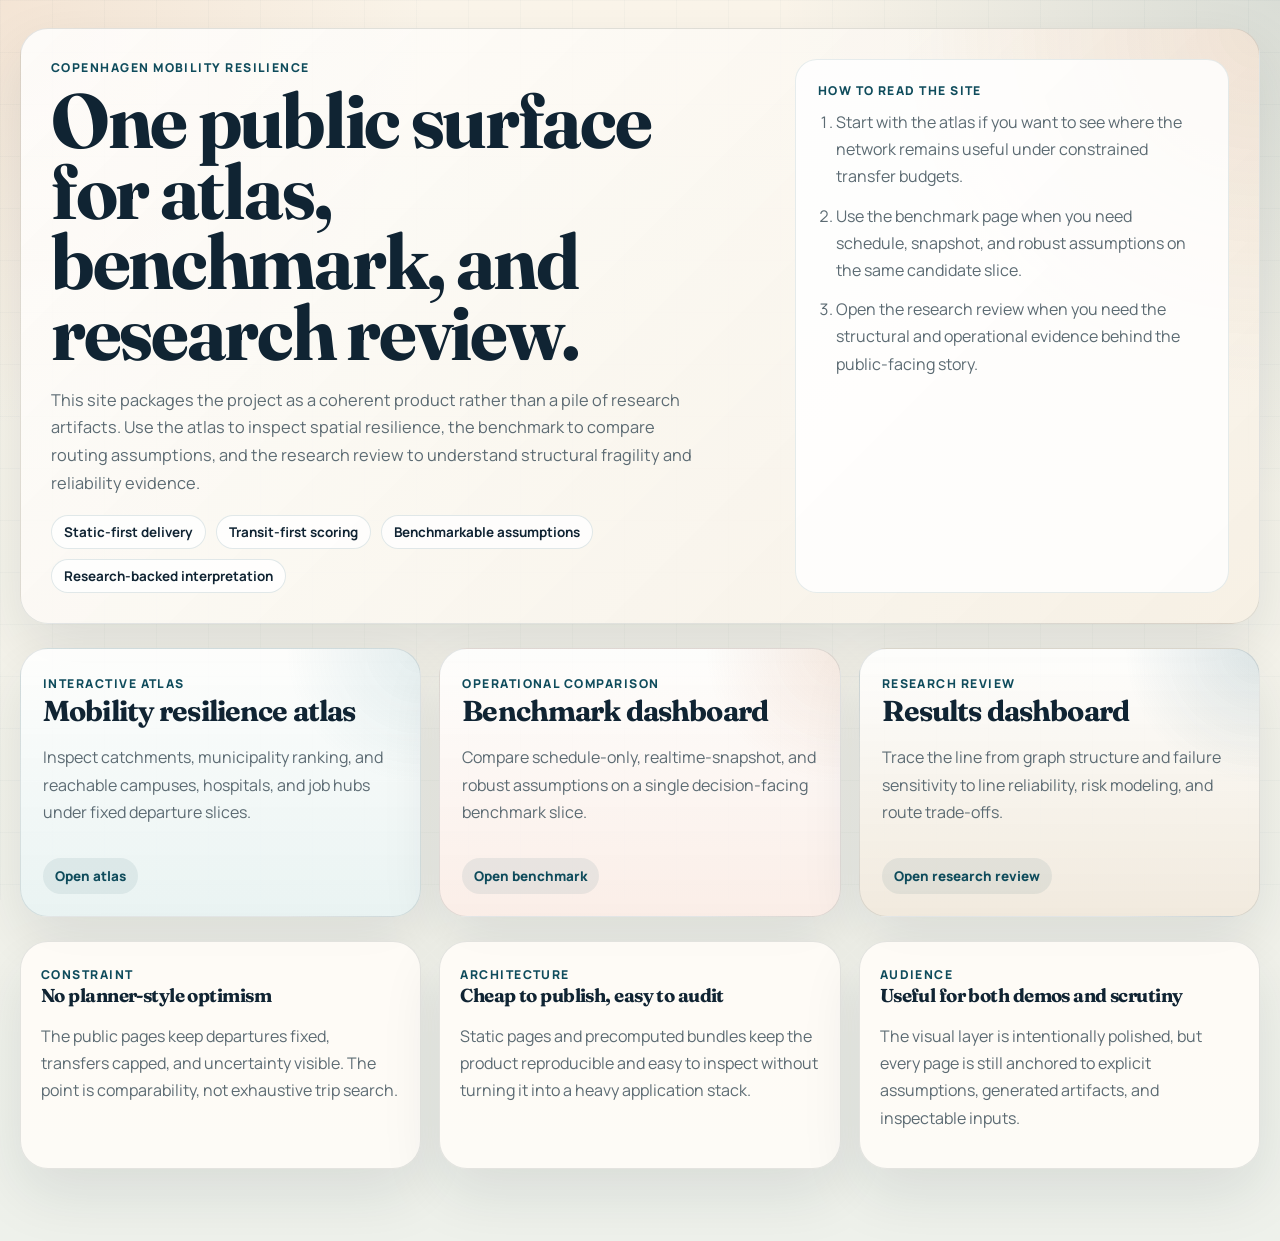
<file: web/accessibility/index.html>
<!DOCTYPE html>
<html lang="en">
<head>
  <meta charset="utf-8">
  <meta name="viewport" content="width=device-width, initial-scale=1">
  <title>Copenhagen Mobility Resilience</title>
  <link rel="preconnect" href="https://fonts.googleapis.com">
  <link rel="preconnect" href="https://fonts.gstatic.com" crossorigin>
  <link href="https://fonts.googleapis.com/css2?family=Fraunces:wght@500;600;700&family=Manrope:wght@400;500;600;700;800&display=swap" rel="stylesheet">
  <link rel="stylesheet" href="./landing.css">
</head>
<body>
  <div class="site-shell">
    <div class="site-backdrop"></div>
    <main class="content">
      <section class="hero">
        <div class="hero-copy">
          <p class="eyebrow">Copenhagen mobility resilience</p>
          <h1>One public surface for atlas, benchmark, and research review.</h1>
          <p class="lede">This site packages the project as a coherent product rather than a pile of research artifacts. Use the atlas to inspect spatial resilience, the benchmark to compare routing assumptions, and the research review to understand structural fragility and reliability evidence.</p>
          <div class="hero-tags">
            <span>Static-first delivery</span>
            <span>Transit-first scoring</span>
            <span>Benchmarkable assumptions</span>
            <span>Research-backed interpretation</span>
          </div>
        </div>
        <div class="hero-panel">
          <div class="panel-label">How to read the site</div>
          <ol class="hero-list">
            <li>Start with the atlas if you want to see where the network remains useful under constrained transfer budgets.</li>
            <li>Use the benchmark page when you need schedule, snapshot, and robust assumptions on the same candidate slice.</li>
            <li>Open the research review when you need the structural and operational evidence behind the public-facing story.</li>
          </ol>
        </div>
      </section>

      <section class="card-grid">
        <a class="entry-card entry-card-atlas" href="./atlas.html">
          <span class="card-eyebrow">Interactive atlas</span>
          <h2>Mobility resilience atlas</h2>
          <p>Inspect catchments, municipality ranking, and reachable campuses, hospitals, and job hubs under fixed departure slices.</p>
          <span class="card-cta">Open atlas</span>
        </a>
        <a class="entry-card entry-card-benchmark" href="./benchmark.html">
          <span class="card-eyebrow">Operational comparison</span>
          <h2>Benchmark dashboard</h2>
          <p>Compare schedule-only, realtime-snapshot, and robust assumptions on a single decision-facing benchmark slice.</p>
          <span class="card-cta">Open benchmark</span>
        </a>
        <a class="entry-card entry-card-results" href="./results.html">
          <span class="card-eyebrow">Research review</span>
          <h2>Results dashboard</h2>
          <p>Trace the line from graph structure and failure sensitivity to line reliability, risk modeling, and route trade-offs.</p>
          <span class="card-cta">Open research review</span>
        </a>
      </section>

      <section class="principles">
        <article class="principle">
          <span class="card-eyebrow">Constraint</span>
          <h3>No planner-style optimism</h3>
          <p>The public pages keep departures fixed, transfers capped, and uncertainty visible. The point is comparability, not exhaustive trip search.</p>
        </article>
        <article class="principle">
          <span class="card-eyebrow">Architecture</span>
          <h3>Cheap to publish, easy to audit</h3>
          <p>Static pages and precomputed bundles keep the product reproducible and easy to inspect without turning it into a heavy application stack.</p>
        </article>
        <article class="principle">
          <span class="card-eyebrow">Audience</span>
          <h3>Useful for both demos and scrutiny</h3>
          <p>The visual layer is intentionally polished, but every page is still anchored to explicit assumptions, generated artifacts, and inspectable inputs.</p>
        </article>
      </section>
    </main>
  </div>
</body>
</html>
</file>
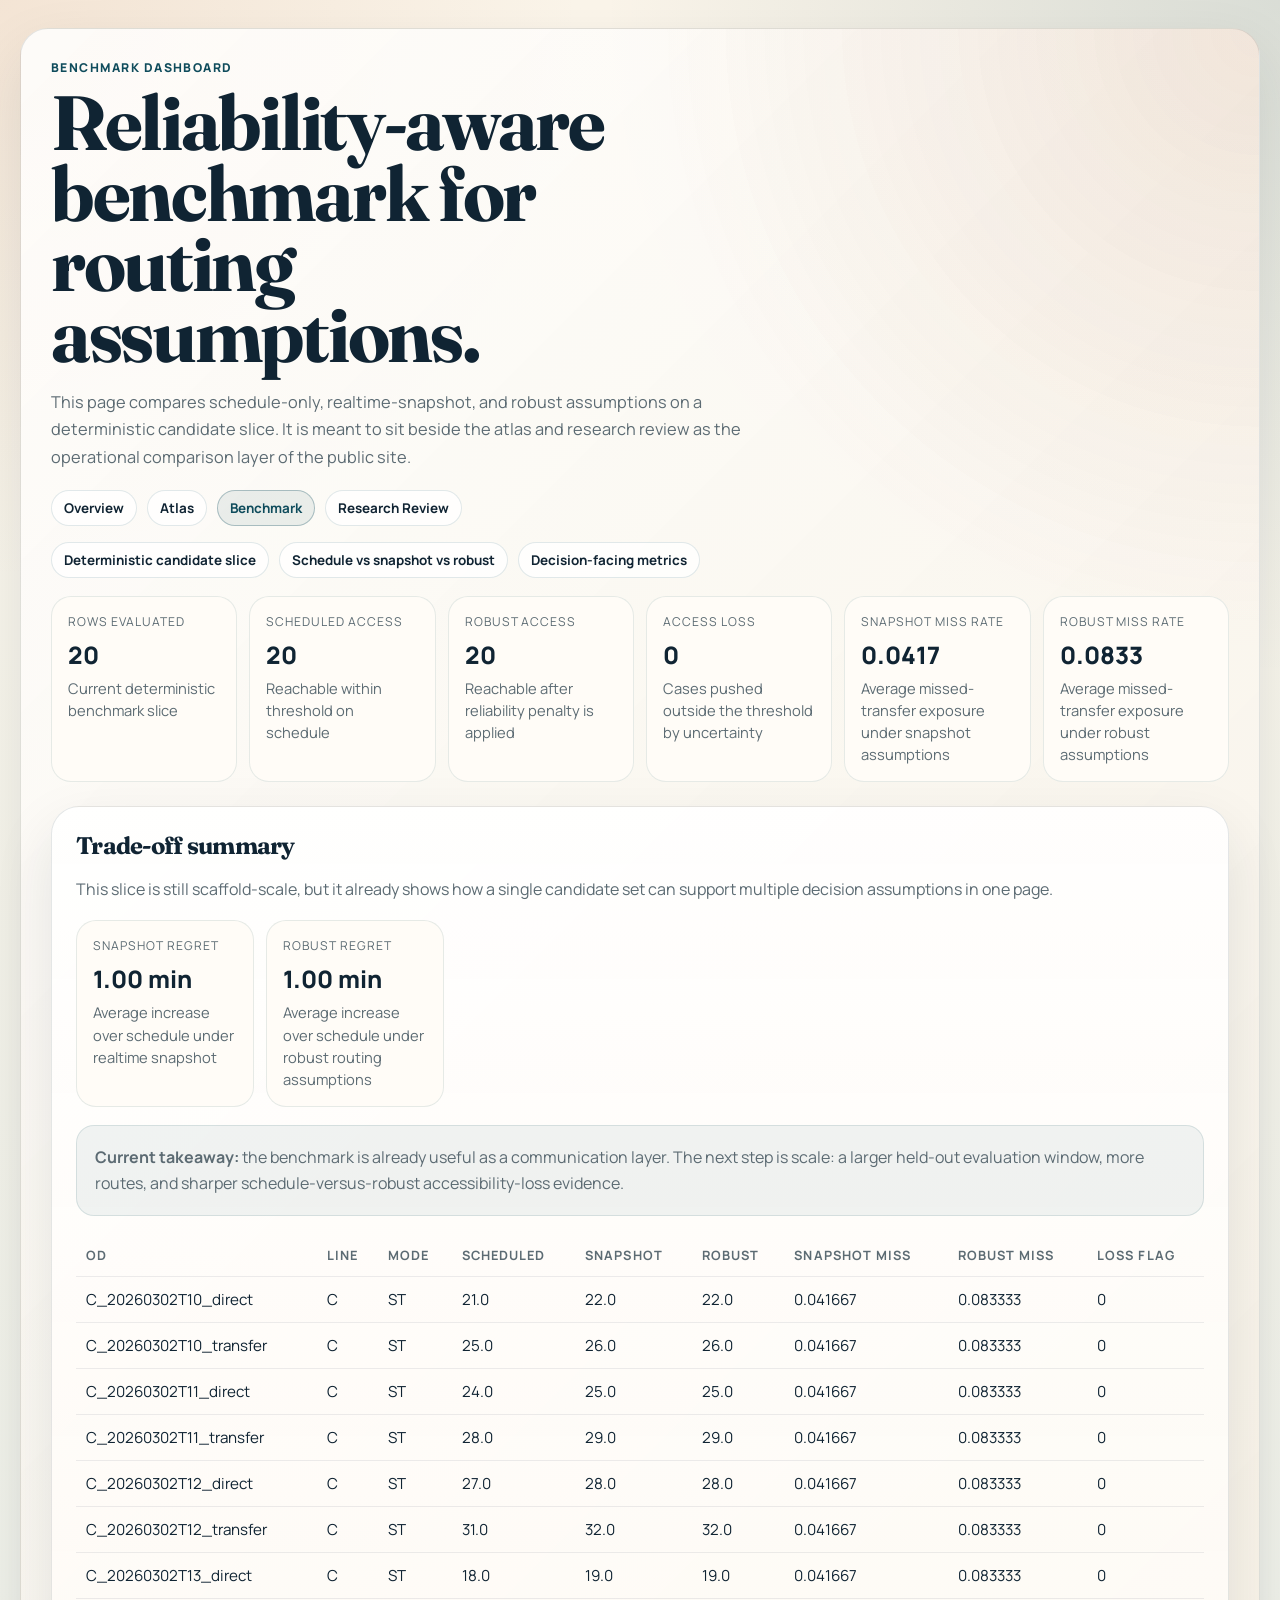
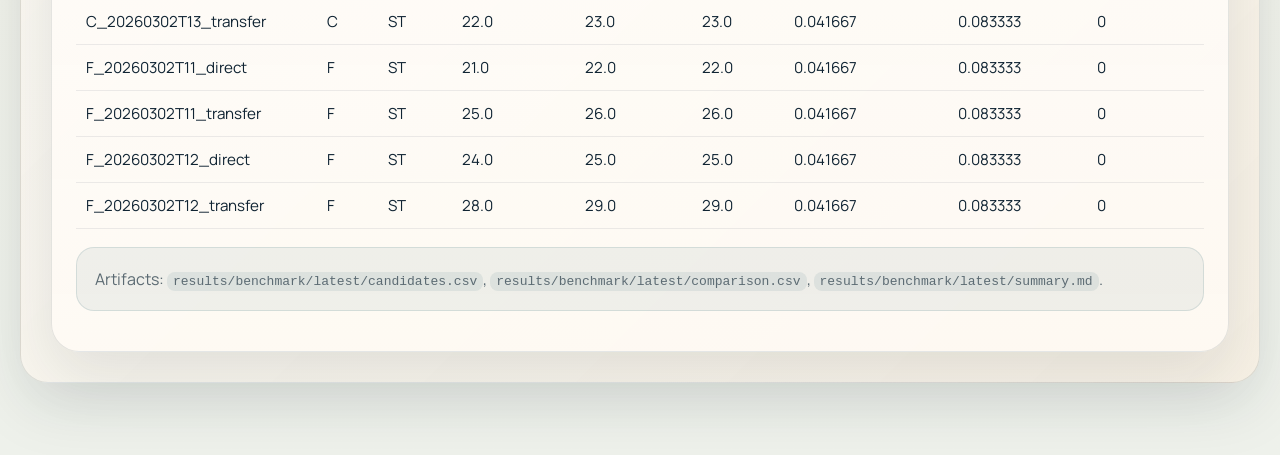
<file: web/accessibility/benchmark.html>
<!DOCTYPE html>
<html lang="en">
<head>
  <meta charset="utf-8">
  <meta name="viewport" content="width=device-width, initial-scale=1">
  <title>Copenhagen Mobility Resilience Benchmark</title>
  <link rel="preconnect" href="https://fonts.googleapis.com">
  <link rel="preconnect" href="https://fonts.gstatic.com" crossorigin>
  <link href="https://fonts.googleapis.com/css2?family=Fraunces:wght@500;600;700&family=Manrope:wght@400;500;600;700;800&display=swap" rel="stylesheet">
  <style>
    :root {
      --bg: #f4ede2;
      --paper: rgba(252, 248, 240, 0.94);
      --paper-strong: rgba(255, 252, 247, 0.98);
      --line: rgba(16, 36, 51, 0.11);
      --ink: #102433;
      --muted: #5c6b73;
      --accent: #0f4c5c;
      --accent-soft: rgba(15, 76, 92, 0.1);
      --accent-warm: #bf6d3a;
      --shadow: 0 24px 60px rgba(16, 36, 51, 0.10);
    }
    * { box-sizing: border-box; }
    body {
      margin: 0;
      color: var(--ink);
      font-family: "Manrope", "Segoe UI", sans-serif;
      background:
        radial-gradient(circle at top left, rgba(191, 109, 58, 0.12), transparent 24%),
        radial-gradient(circle at top right, rgba(15, 76, 92, 0.14), transparent 28%),
        linear-gradient(180deg, #fbf5ea 0%, #eef1eb 100%);
    }
    .shell {
      width: min(1240px, calc(100vw - 32px));
      margin: 0 auto;
      padding: 28px 0 72px;
    }
    .hero,
    .section {
      border-radius: 28px;
      border: 1px solid var(--line);
      background: var(--paper);
      box-shadow: var(--shadow);
    }
    .hero {
      padding: 30px;
      background:
        radial-gradient(circle at top right, rgba(191, 109, 58, 0.12), transparent 26%),
        linear-gradient(135deg, rgba(255, 255, 255, 0.82), rgba(247, 240, 228, 0.9));
    }
    .eyebrow {
      margin: 0 0 12px;
      color: var(--accent);
      font-size: 0.76rem;
      font-weight: 800;
      letter-spacing: 0.12em;
      text-transform: uppercase;
    }
    h1, h2 {
      margin: 0;
      font-family: "Fraunces", Georgia, serif;
      letter-spacing: -0.03em;
    }
    h1 {
      max-width: 12ch;
      font-size: clamp(2.7rem, 6vw, 5rem);
      line-height: 0.92;
    }
    .lede {
      max-width: 70ch;
      margin: 18px 0 0;
      color: var(--muted);
      line-height: 1.7;
      font-size: 1.02rem;
    }
    .nav-links {
      display: flex;
      flex-wrap: wrap;
      gap: 10px;
      margin-top: 18px;
    }
    .nav-links a,
    .hero-tag {
      display: inline-flex;
      align-items: center;
      min-height: 36px;
      padding: 0 12px;
      border-radius: 999px;
      border: 1px solid rgba(15, 76, 92, 0.12);
      background: rgba(255, 255, 255, 0.76);
      color: var(--ink);
      text-decoration: none;
      font-size: 0.84rem;
      font-weight: 700;
    }
    .nav-links a.active {
      background: rgba(15, 76, 92, 0.08);
      border-color: rgba(15, 76, 92, 0.3);
      color: var(--accent);
    }
    .hero-tags {
      display: flex;
      flex-wrap: wrap;
      gap: 10px;
      margin-top: 16px;
    }
    .section {
      margin-top: 24px;
      padding: 24px;
      background: linear-gradient(180deg, rgba(255, 255, 255, 0.88), rgba(255, 250, 244, 0.84));
    }
    .section-head p,
    .takeaway,
    .empty-state p,
    .artifact-list li {
      color: var(--muted);
      line-height: 1.65;
    }
    .section-head {
      margin-bottom: 18px;
    }
    .metric-grid {
      display: grid;
      grid-template-columns: repeat(6, minmax(0, 1fr));
      gap: 12px;
      margin-top: 18px;
    }
    .metric-card,
    .empty-state,
    .artifact-card {
      border-radius: 20px;
      border: 1px solid rgba(15, 76, 92, 0.1);
      background: var(--paper-strong);
      padding: 16px;
    }
    .metric-label {
      color: var(--muted);
      font-size: 0.76rem;
      text-transform: uppercase;
      letter-spacing: 0.08em;
    }
    .metric-value {
      margin-top: 8px;
      font-size: 1.5rem;
      font-weight: 800;
    }
    .metric-detail {
      margin-top: 6px;
      color: var(--muted);
      font-size: 0.92rem;
      line-height: 1.5;
    }
    .takeaway {
      margin-top: 18px;
      padding: 18px;
      border-radius: 18px;
      border: 1px solid rgba(15, 76, 92, 0.12);
      background: rgba(15, 76, 92, 0.06);
    }
    table {
      width: 100%;
      border-collapse: collapse;
      margin-top: 18px;
      font-size: 0.95rem;
    }
    th, td {
      padding: 12px 10px;
      border-bottom: 1px solid rgba(16, 36, 51, 0.08);
      text-align: left;
      vertical-align: top;
    }
    th {
      color: var(--muted);
      font-size: 0.8rem;
      text-transform: uppercase;
      letter-spacing: 0.08em;
    }
    code {
      background: rgba(15, 76, 92, 0.08);
      padding: 2px 6px;
      border-radius: 8px;
    }
    .artifact-grid {
      display: grid;
      grid-template-columns: repeat(3, minmax(0, 1fr));
      gap: 12px;
      margin-top: 18px;
    }
    .artifact-list {
      margin: 0;
      padding-left: 18px;
    }
    @media (max-width: 980px) {
      .metric-grid,
      .artifact-grid {
        grid-template-columns: repeat(2, minmax(0, 1fr));
      }
      table {
        display: block;
        overflow-x: auto;
      }
    }
    @media (max-width: 720px) {
      .shell {
        width: min(100vw - 20px, 100%);
        padding-top: 12px;
      }
      .hero,
      .section {
        padding: 18px;
        border-radius: 20px;
      }
      .metric-grid,
      .artifact-grid {
        grid-template-columns: 1fr;
      }
      h1 {
        max-width: none;
        font-size: 2.2rem;
      }
    }
  </style>
</head>
<body>
  <div class="shell">
    <section class="hero">
      <p class="eyebrow">Benchmark dashboard</p>
      <h1>Reliability-aware benchmark for routing assumptions.</h1>
      <p class="lede">This page compares schedule-only, realtime-snapshot, and robust assumptions on a deterministic candidate slice. It is meant to sit beside the atlas and research review as the operational comparison layer of the public site.</p>
      <div class="nav-links">
        <a href="./index.html">Overview</a>
        <a href="./atlas.html">Atlas</a>
        <a class="active" href="./benchmark.html">Benchmark</a>
        <a href="./results.html">Research Review</a>
      </div>
      
      <div class="hero-tags">
        <span class="hero-tag">Deterministic candidate slice</span>
        <span class="hero-tag">Schedule vs snapshot vs robust</span>
        <span class="hero-tag">Decision-facing metrics</span>
      </div>
      <div class="metric-grid">
        <article class="metric-card">
          <div class="metric-label">Rows evaluated</div>
          <div class="metric-value">20</div>
          <div class="metric-detail">Current deterministic benchmark slice</div>
        </article>
        <article class="metric-card">
          <div class="metric-label">Scheduled access</div>
          <div class="metric-value">20</div>
          <div class="metric-detail">Reachable within threshold on schedule</div>
        </article>
        <article class="metric-card">
          <div class="metric-label">Robust access</div>
          <div class="metric-value">20</div>
          <div class="metric-detail">Reachable after reliability penalty is applied</div>
        </article>
        <article class="metric-card">
          <div class="metric-label">Access loss</div>
          <div class="metric-value">0</div>
          <div class="metric-detail">Cases pushed outside the threshold by uncertainty</div>
        </article>
        <article class="metric-card">
          <div class="metric-label">Snapshot miss rate</div>
          <div class="metric-value">0.0417</div>
          <div class="metric-detail">Average missed-transfer exposure under snapshot assumptions</div>
        </article>
        <article class="metric-card">
          <div class="metric-label">Robust miss rate</div>
          <div class="metric-value">0.0833</div>
          <div class="metric-detail">Average missed-transfer exposure under robust assumptions</div>
        </article>
      </div>
      <section class="section">
        <div class="section-head">
          <h2>Trade-off summary</h2>
          <p>This slice is still scaffold-scale, but it already shows how a single candidate set can support multiple decision assumptions in one page.</p>
        </div>
        <div class="metric-grid">
          <article class="metric-card">
            <div class="metric-label">Snapshot regret</div>
            <div class="metric-value">1.00 min</div>
            <div class="metric-detail">Average increase over schedule under realtime snapshot</div>
          </article>
          <article class="metric-card">
            <div class="metric-label">Robust regret</div>
            <div class="metric-value">1.00 min</div>
            <div class="metric-detail">Average increase over schedule under robust routing assumptions</div>
          </article>
        </div>
        <div class="takeaway"><strong>Current takeaway:</strong> the benchmark is already useful as a communication layer. The next step is scale: a larger held-out evaluation window, more routes, and sharper schedule-versus-robust accessibility-loss evidence.</div>
        <table>
          <thead>
            <tr>
              <th>OD</th>
              <th>Line</th>
              <th>Mode</th>
              <th>Scheduled</th>
              <th>Snapshot</th>
              <th>Robust</th>
              <th>Snapshot miss</th>
              <th>Robust miss</th>
              <th>Loss flag</th>
            </tr>
          </thead>
          <tbody>
            <tr><td>C_20260302T10_direct</td><td>C</td><td>ST</td><td>21.0</td><td>22.0</td><td>22.0</td><td>0.041667</td><td>0.083333</td><td>0</td></tr><tr><td>C_20260302T10_transfer</td><td>C</td><td>ST</td><td>25.0</td><td>26.0</td><td>26.0</td><td>0.041667</td><td>0.083333</td><td>0</td></tr><tr><td>C_20260302T11_direct</td><td>C</td><td>ST</td><td>24.0</td><td>25.0</td><td>25.0</td><td>0.041667</td><td>0.083333</td><td>0</td></tr><tr><td>C_20260302T11_transfer</td><td>C</td><td>ST</td><td>28.0</td><td>29.0</td><td>29.0</td><td>0.041667</td><td>0.083333</td><td>0</td></tr><tr><td>C_20260302T12_direct</td><td>C</td><td>ST</td><td>27.0</td><td>28.0</td><td>28.0</td><td>0.041667</td><td>0.083333</td><td>0</td></tr><tr><td>C_20260302T12_transfer</td><td>C</td><td>ST</td><td>31.0</td><td>32.0</td><td>32.0</td><td>0.041667</td><td>0.083333</td><td>0</td></tr><tr><td>C_20260302T13_direct</td><td>C</td><td>ST</td><td>18.0</td><td>19.0</td><td>19.0</td><td>0.041667</td><td>0.083333</td><td>0</td></tr><tr><td>C_20260302T13_transfer</td><td>C</td><td>ST</td><td>22.0</td><td>23.0</td><td>23.0</td><td>0.041667</td><td>0.083333</td><td>0</td></tr><tr><td>F_20260302T11_direct</td><td>F</td><td>ST</td><td>21.0</td><td>22.0</td><td>22.0</td><td>0.041667</td><td>0.083333</td><td>0</td></tr><tr><td>F_20260302T11_transfer</td><td>F</td><td>ST</td><td>25.0</td><td>26.0</td><td>26.0</td><td>0.041667</td><td>0.083333</td><td>0</td></tr><tr><td>F_20260302T12_direct</td><td>F</td><td>ST</td><td>24.0</td><td>25.0</td><td>25.0</td><td>0.041667</td><td>0.083333</td><td>0</td></tr><tr><td>F_20260302T12_transfer</td><td>F</td><td>ST</td><td>28.0</td><td>29.0</td><td>29.0</td><td>0.041667</td><td>0.083333</td><td>0</td></tr>
          </tbody>
        </table>
        <p class="takeaway">Artifacts: <code>results/benchmark/latest/candidates.csv</code>, <code>results/benchmark/latest/comparison.csv</code>, <code>results/benchmark/latest/summary.md</code>.</p>
      </section>
    
    </section>
  </div>
</body>
</html>
</file>
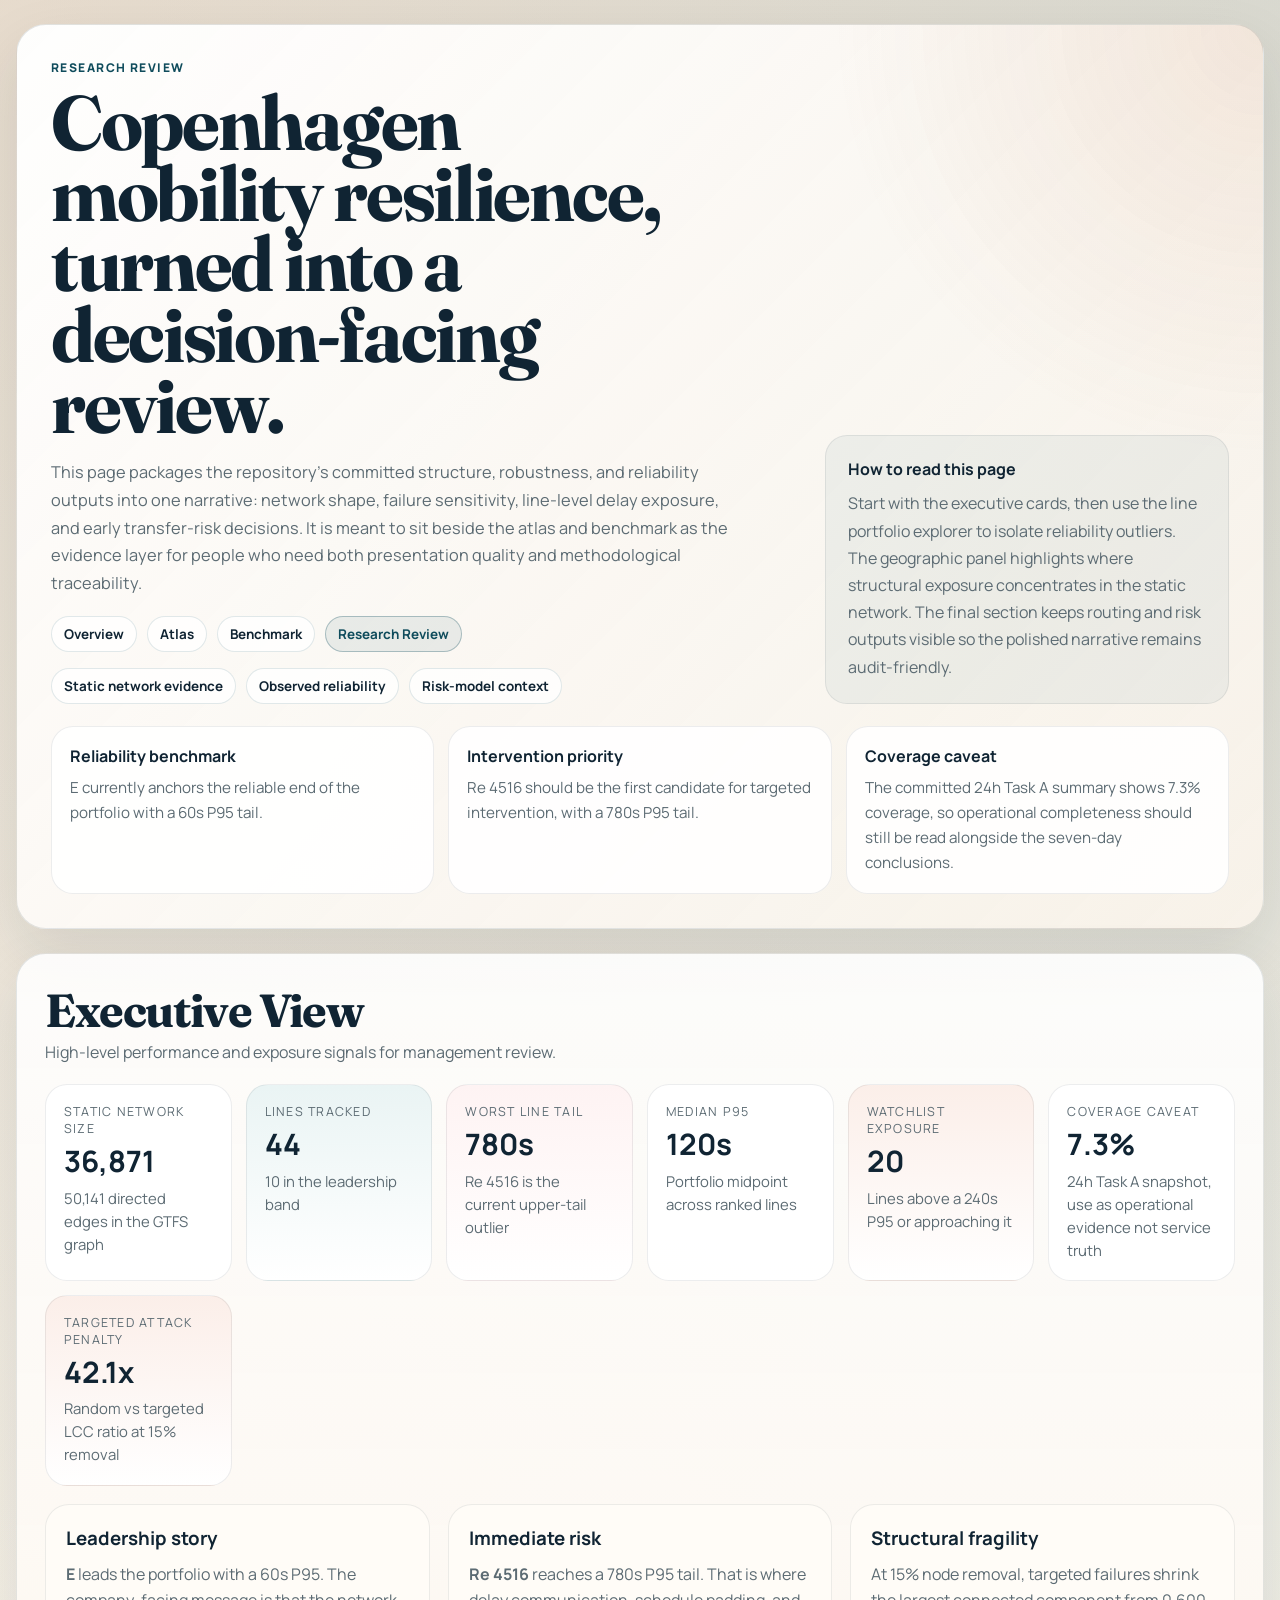
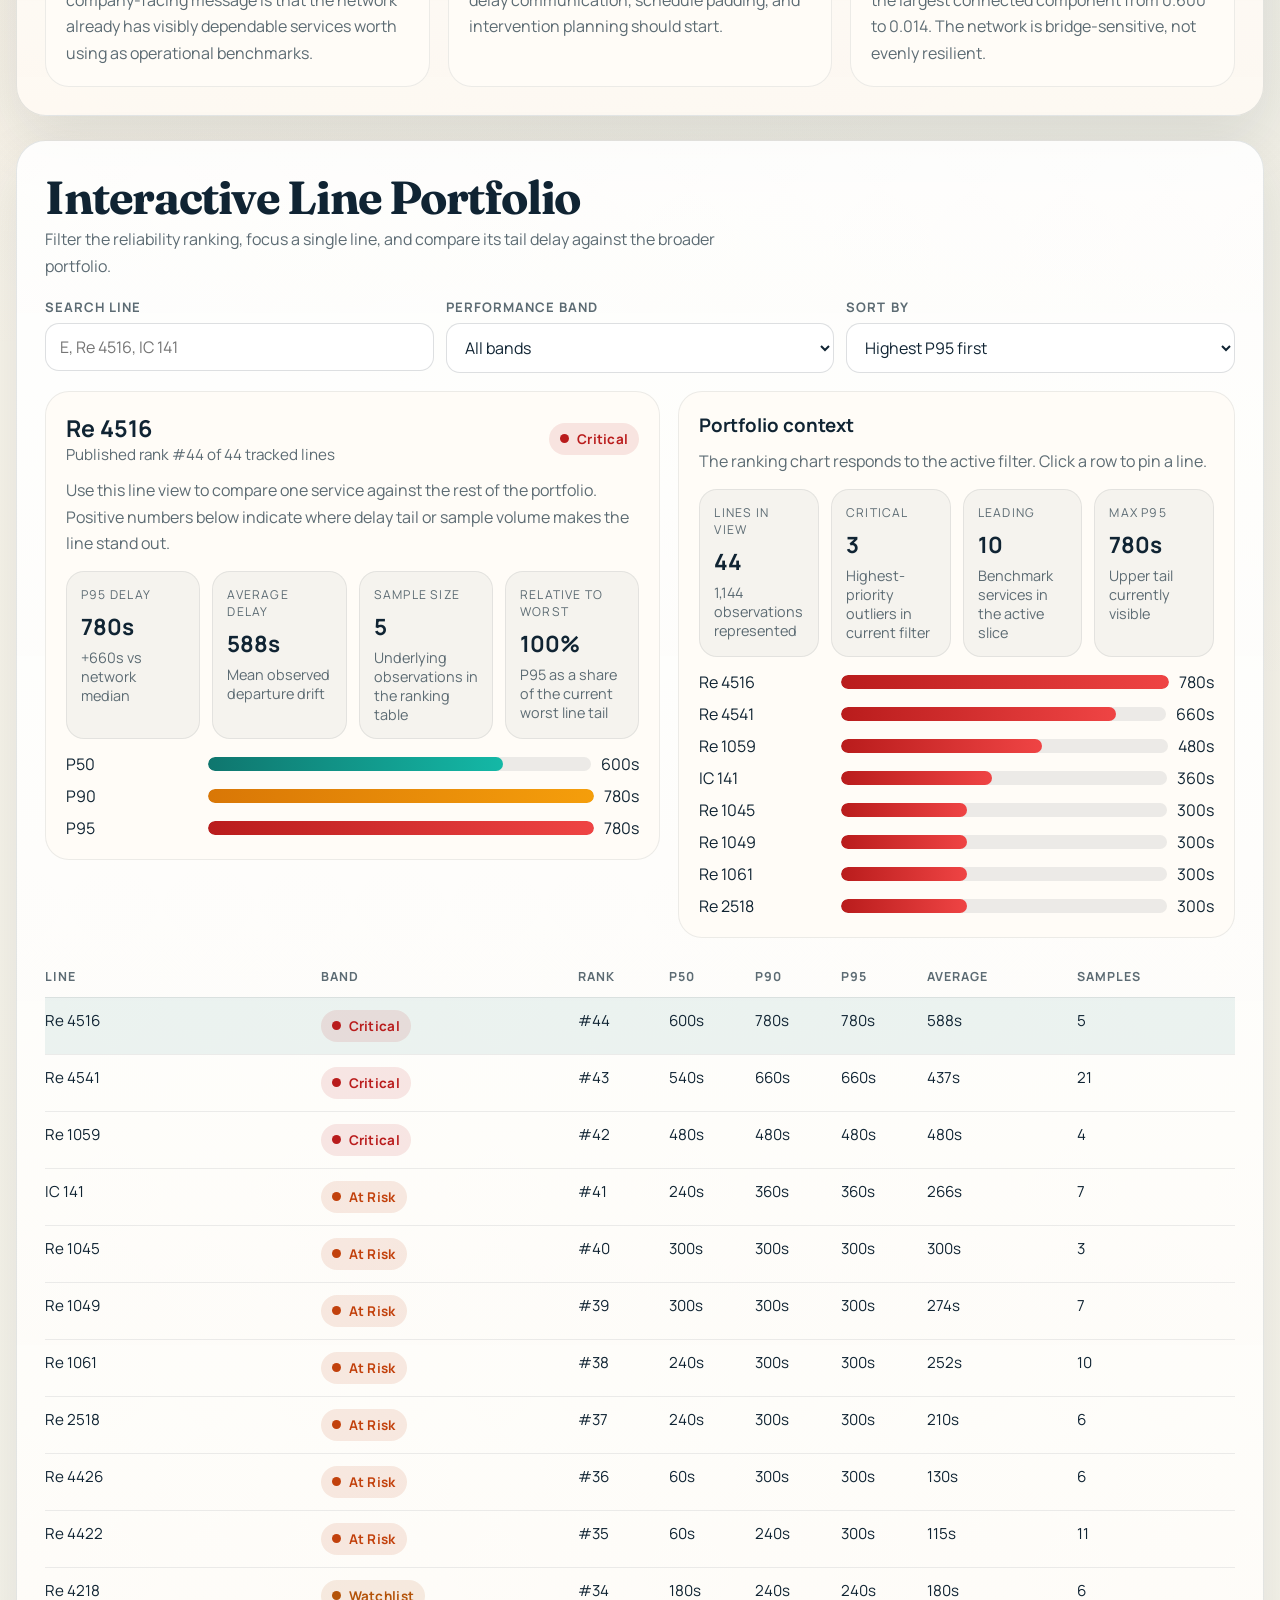
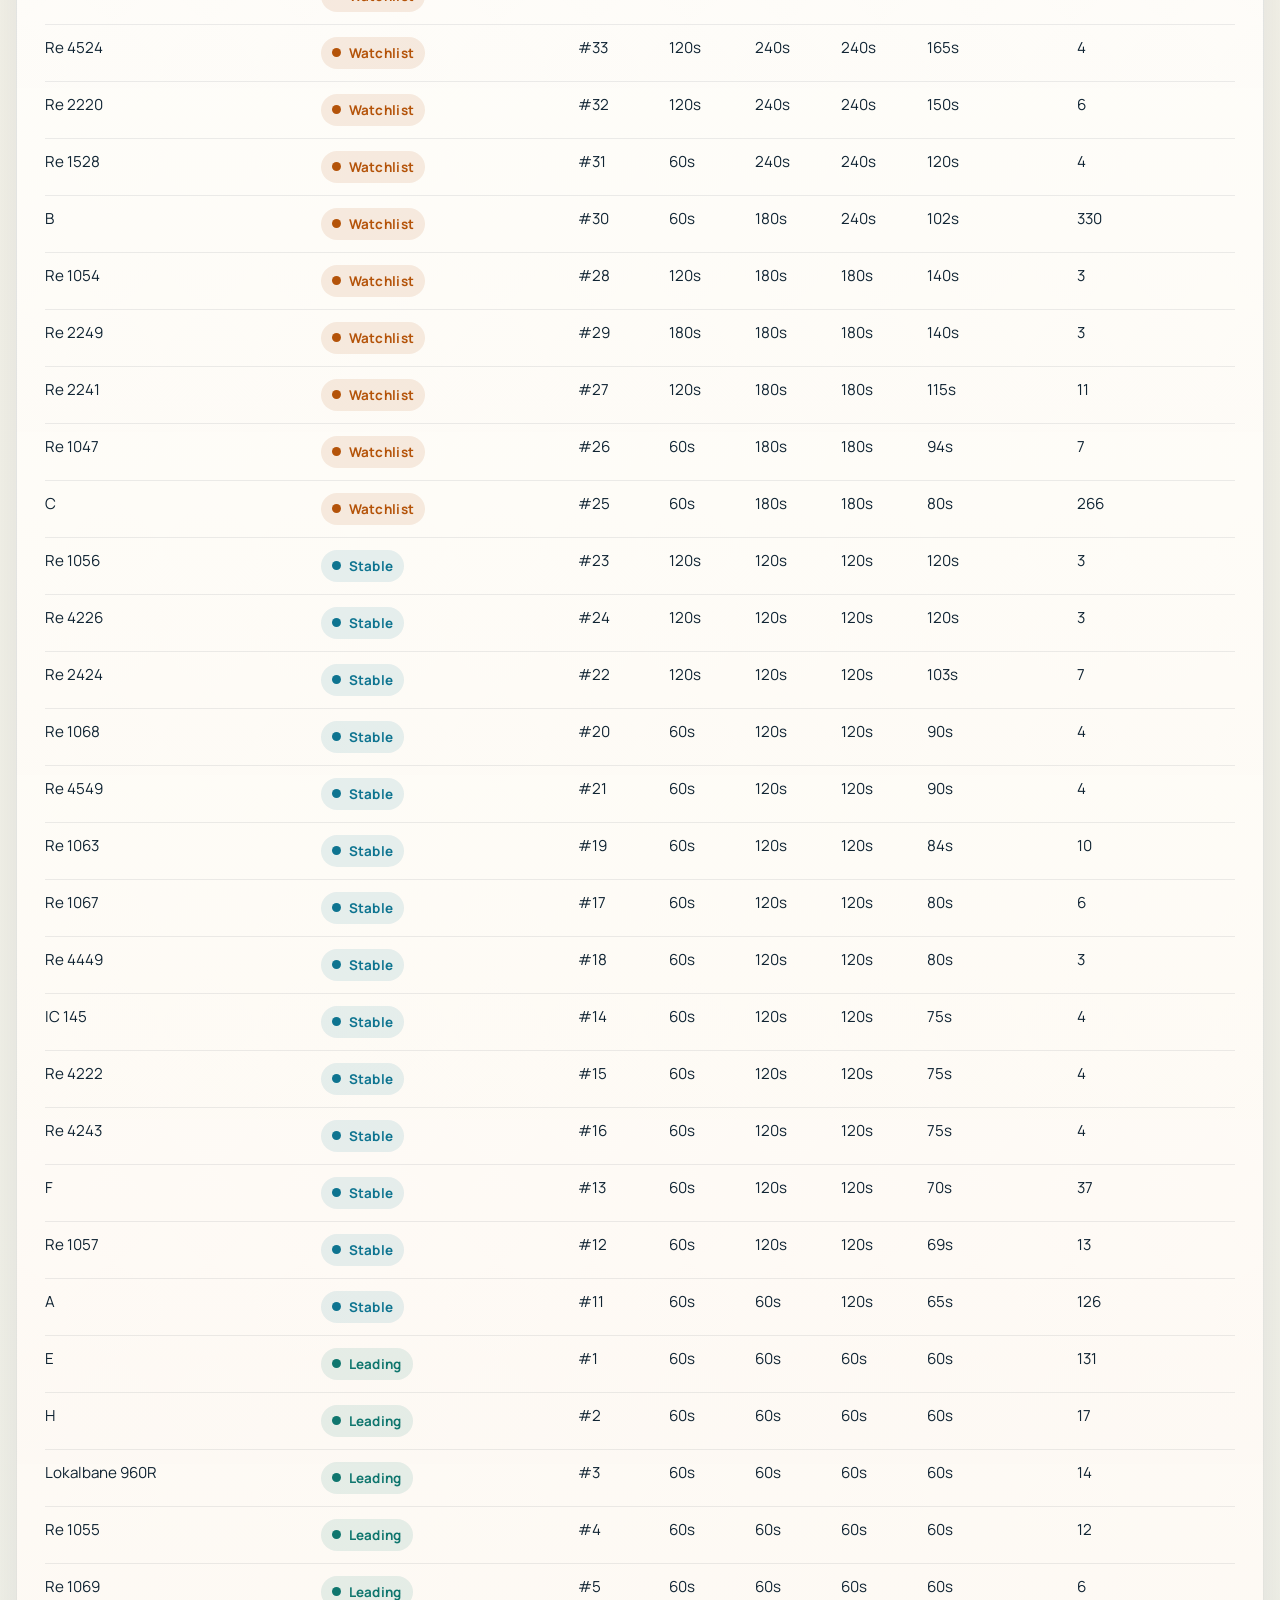
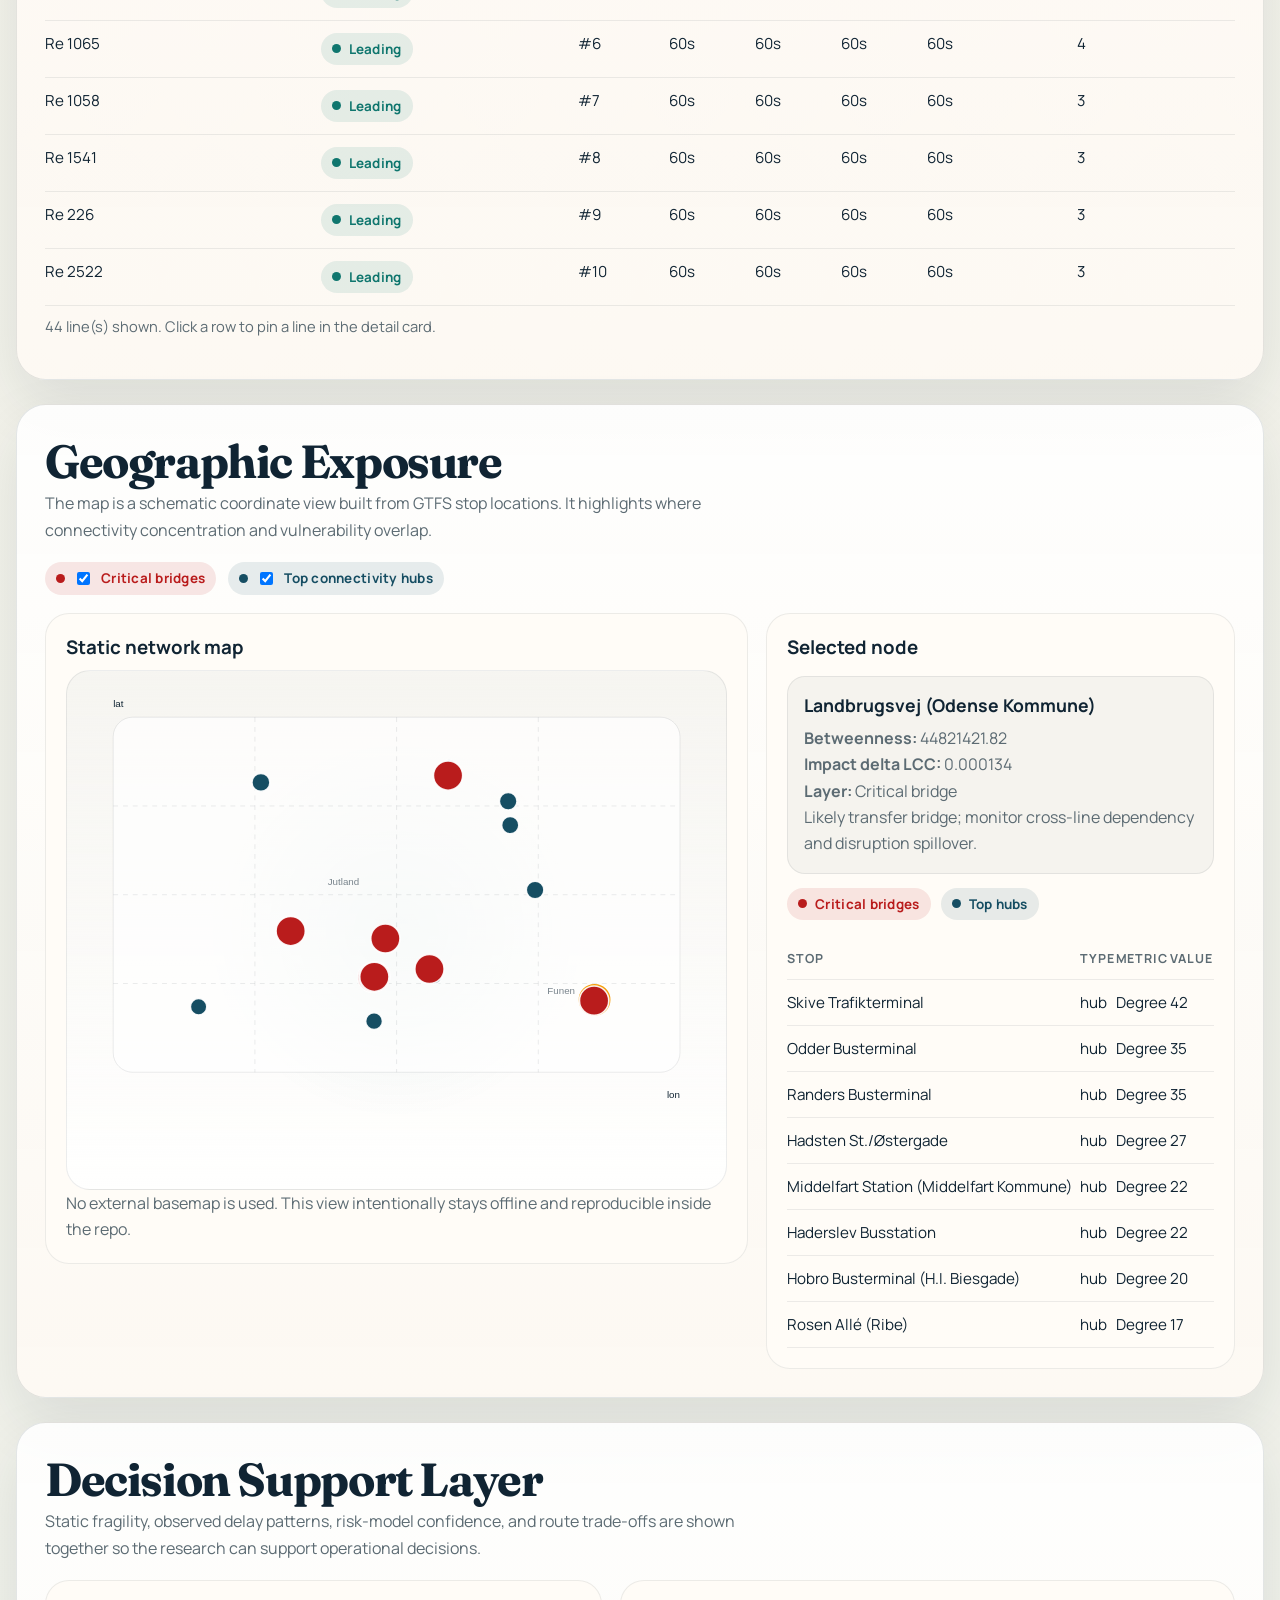
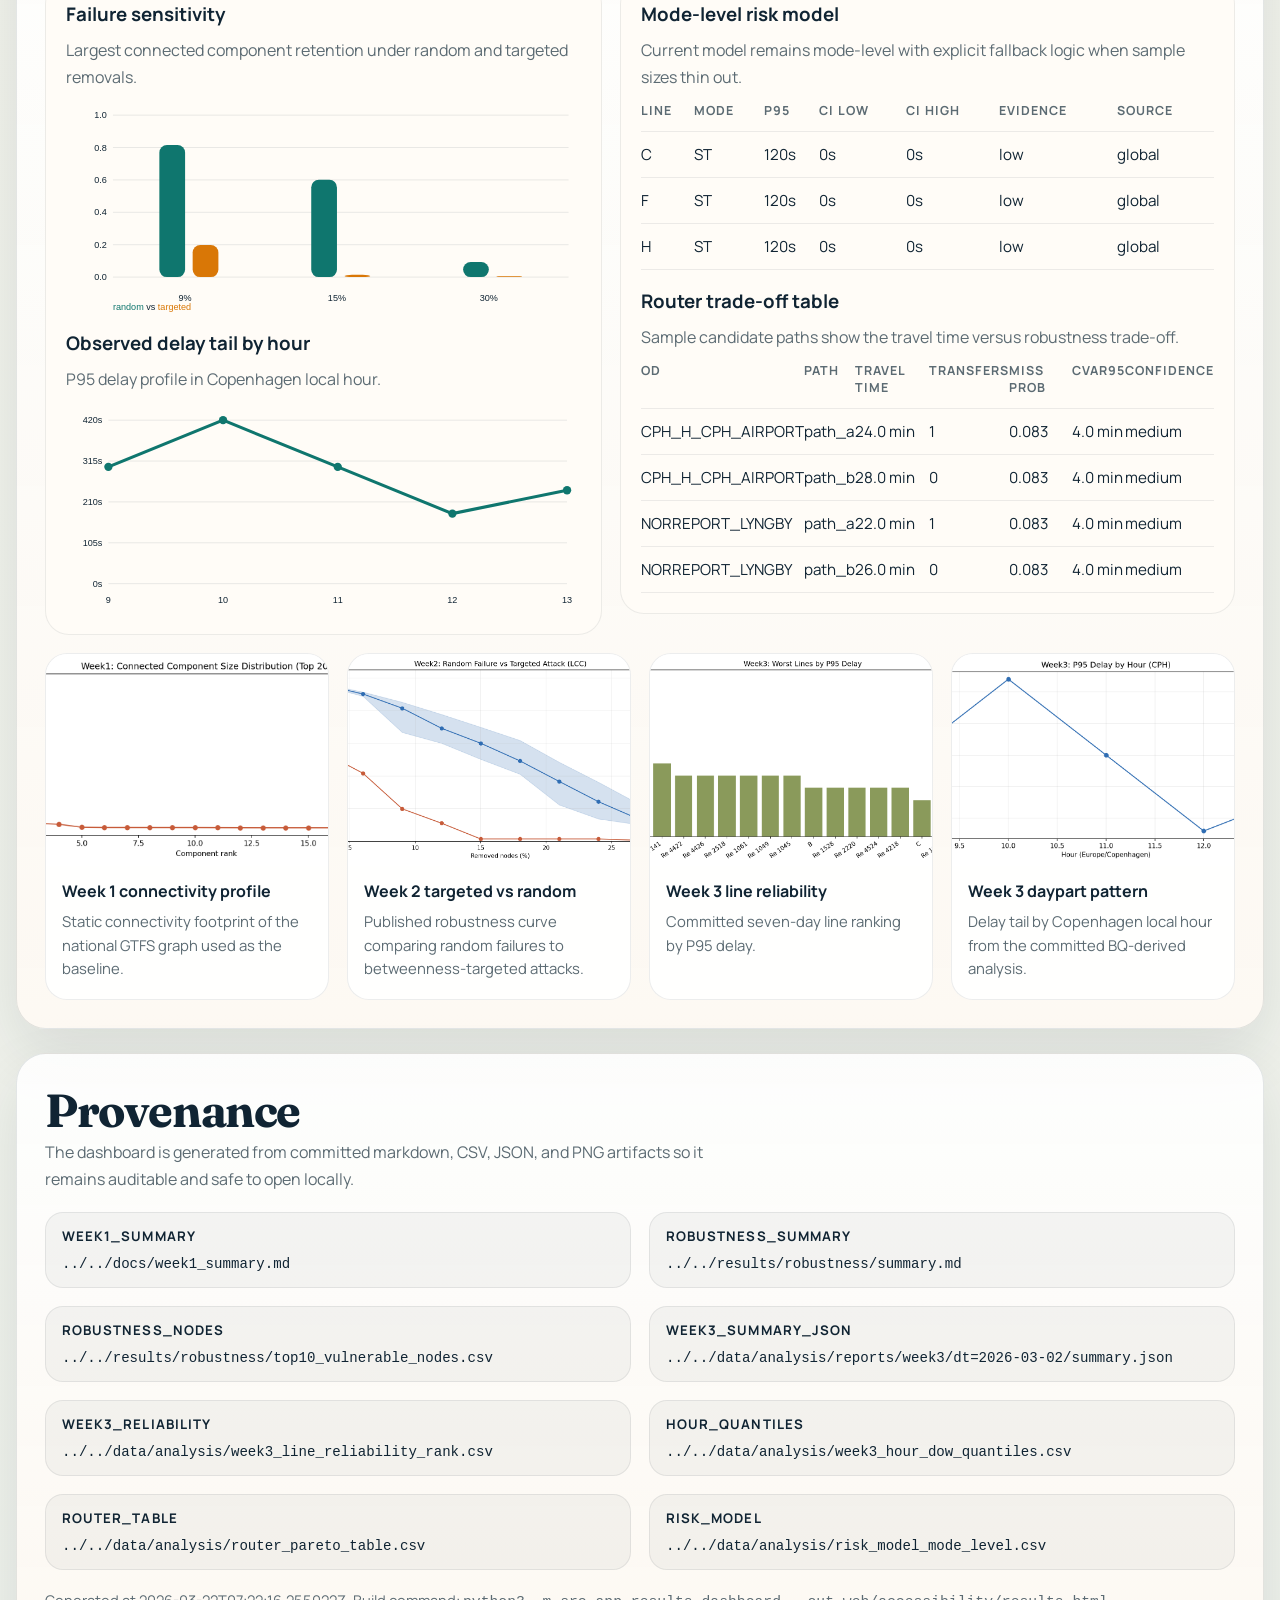
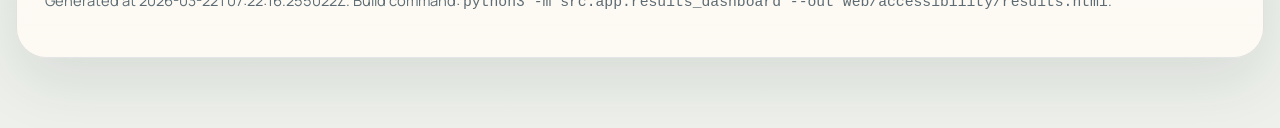
<file: web/accessibility/results.html>
<!DOCTYPE html>
<html lang="en">
<head>
  <meta charset="utf-8">
  <meta name="viewport" content="width=device-width, initial-scale=1">
  <title>Copenhagen Mobility Resilience Research Review</title>
  <link rel="preconnect" href="https://fonts.googleapis.com">
  <link rel="preconnect" href="https://fonts.gstatic.com" crossorigin>
  <link href="https://fonts.googleapis.com/css2?family=Fraunces:wght@500;600;700&family=Manrope:wght@400;500;600;700;800&display=swap" rel="stylesheet">
  <style>
    :root {
      --bg: #f4ede2;
      --ink: #102433;
      --muted: #5c6b73;
      --panel: rgba(252, 248, 240, 0.94);
      --panel-strong: rgba(255, 252, 247, 0.98);
      --line: rgba(16, 36, 51, 0.11);
      --teal: #0f4c5c;
      --blue: #2d7b8a;
      --amber: #bf6d3a;
      --red: #b91c1c;
      --cream: #fbf5ea;
      --shadow: 0 24px 60px rgba(16, 36, 51, 0.10);
    }
    * { box-sizing: border-box; }
    body {
      margin: 0;
      color: var(--ink);
      font-family: "Manrope", "Segoe UI", sans-serif;
      background:
        radial-gradient(circle at top left, rgba(191, 109, 58, 0.12), transparent 24%),
        radial-gradient(circle at top right, rgba(15, 76, 92, 0.14), transparent 28%),
        linear-gradient(180deg, #fbf5ea 0%, #eef1eb 100%);
    }
    h1, h2 {
      font-family: "Fraunces", Georgia, serif;
      letter-spacing: -0.03em;
    }
    a { color: inherit; }
    .shell {
      width: min(1320px, calc(100vw - 32px));
      margin: 0 auto;
      padding: 24px 0 72px;
    }
    .hero,
    .section {
      position: relative;
      overflow: hidden;
      border-radius: 30px;
      border: 1px solid var(--line);
      background: var(--panel);
      box-shadow: var(--shadow);
      animation: rise 720ms ease;
    }
    .hero {
      padding: 34px;
      background:
        radial-gradient(circle at top right, rgba(191, 109, 58, 0.12), transparent 28%),
        linear-gradient(135deg, rgba(255,255,255,0.96), rgba(250,244,235,0.86));
    }
    .hero-grid {
      display: grid;
      grid-template-columns: 1.3fr 0.7fr;
      gap: 24px;
      align-items: end;
    }
    .eyebrow {
      margin: 0 0 12px;
      color: var(--teal);
      font-size: 12px;
      font-weight: 800;
      letter-spacing: 0.12em;
      text-transform: uppercase;
    }
    h1 {
      margin: 0;
      max-width: 12ch;
      font-size: clamp(2.9rem, 6vw, 5.4rem);
      line-height: 0.92;
    }
    .hero-copy {
      max-width: 68ch;
      margin: 18px 0 0;
      color: var(--muted);
      font-size: 1.02rem;
      line-height: 1.7;
    }
    .nav-links,
    .hero-tags {
      display: flex;
      flex-wrap: wrap;
      gap: 10px;
    }
    .nav-links {
      margin-top: 18px;
    }
    .hero-tags {
      margin-top: 16px;
    }
    .nav-links a,
    .hero-tag {
      display: inline-flex;
      align-items: center;
      min-height: 36px;
      padding: 0 12px;
      border-radius: 999px;
      border: 1px solid rgba(15, 76, 92, 0.12);
      background: rgba(255, 255, 255, 0.76);
      color: var(--ink);
      text-decoration: none;
      font-size: 0.84rem;
      font-weight: 700;
    }
    .nav-links a.active {
      background: rgba(15, 76, 92, 0.08);
      border-color: rgba(15, 76, 92, 0.3);
      color: var(--teal);
    }
    .hero-panel {
      padding: 22px;
      border-radius: 22px;
      border: 1px solid rgba(16, 34, 44, 0.08);
      background: rgba(15, 76, 92, 0.05);
    }
    .hero-panel h3 {
      margin: 0 0 10px;
      font-size: 1rem;
    }
    .hero-panel p {
      margin: 0;
      color: var(--muted);
      line-height: 1.7;
    }
    .hero-signals {
      display: grid;
      grid-template-columns: repeat(3, minmax(0, 1fr));
      gap: 14px;
      margin-top: 22px;
    }
    .signal-card {
      padding: 18px;
      border-radius: 22px;
      border: 1px solid rgba(16, 34, 44, 0.08);
      background: rgba(255,255,255,0.88);
    }
    .signal-card h3 {
      margin: 0 0 8px;
      font-size: 1rem;
    }
    .signal-card p {
      margin: 0;
      color: var(--muted);
      line-height: 1.65;
      font-size: 0.95rem;
    }
    .section {
      margin-top: 24px;
      padding: 28px;
      background: linear-gradient(180deg, rgba(255,255,255,0.88), rgba(255,250,244,0.84));
    }
    .section-head {
      display: flex;
      justify-content: space-between;
      align-items: end;
      gap: 16px;
      margin-bottom: 18px;
    }
    .section-head h2 {
      margin: 0;
      font-size: clamp(2rem, 4vw, 2.9rem);
    }
    .section-head p {
      margin: 0;
      color: var(--muted);
      line-height: 1.7;
      max-width: 70ch;
    }
    .metric-grid {
      display: grid;
      grid-template-columns: repeat(6, minmax(0, 1fr));
      gap: 14px;
    }
    .metric-card {
      padding: 18px;
      border-radius: 22px;
      border: 1px solid rgba(16, 34, 44, 0.08);
      background: rgba(255,255,255,0.9);
      transition: transform 180ms ease, border-color 180ms ease;
    }
    .metric-card:hover {
      transform: translateY(-2px);
      border-color: rgba(15, 118, 110, 0.20);
    }
    .metric-card--positive { background: linear-gradient(180deg, rgba(232, 243, 243, 0.92), rgba(255,255,255,0.92)); }
    .metric-card--warning { background: linear-gradient(180deg, rgba(251, 237, 231, 0.92), rgba(255,255,255,0.92)); }
    .metric-card--critical { background: linear-gradient(180deg, rgba(254, 242, 242, 0.92), rgba(255,255,255,0.92)); }
    .metric-label {
      color: var(--muted);
      font-size: 0.78rem;
      text-transform: uppercase;
      letter-spacing: 0.10em;
    }
    .metric-value {
      margin-top: 10px;
      font-size: clamp(1.5rem, 2.3vw, 2.2rem);
      font-weight: 700;
      line-height: 1;
    }
    .metric-detail {
      margin-top: 10px;
      color: var(--muted);
      line-height: 1.55;
      font-size: 0.93rem;
    }
    .insight-grid,
    .portfolio-grid,
    .geo-grid,
    .decision-grid,
    .figure-grid,
    .source-grid {
      display: grid;
      gap: 18px;
    }
    .insight-grid {
      grid-template-columns: repeat(3, minmax(0, 1fr));
      margin-top: 18px;
    }
    .insight-card,
    .panel {
      padding: 20px;
      border-radius: 24px;
      border: 1px solid rgba(16, 34, 44, 0.08);
      background: var(--panel-strong);
    }
    .insight-card h3,
    .panel h3,
    .panel h4 {
      margin: 0 0 10px;
    }
    .insight-card p,
    .panel-copy,
    .small-note {
      margin: 0;
      color: var(--muted);
      line-height: 1.65;
    }
    .control-row {
      display: flex;
      flex-wrap: wrap;
      gap: 12px;
      margin: 18px 0;
    }
    .control {
      min-width: 180px;
      flex: 1 1 180px;
    }
    .control label {
      display: block;
      margin-bottom: 7px;
      font-size: 0.82rem;
      font-weight: 700;
      color: var(--muted);
      text-transform: uppercase;
      letter-spacing: 0.08em;
    }
    .control input,
    .control select {
      width: 100%;
      border: 1px solid rgba(16, 34, 44, 0.14);
      border-radius: 14px;
      background: #fff;
      color: var(--ink);
      padding: 12px 14px;
      font: inherit;
    }
    .portfolio-grid {
      grid-template-columns: 1.05fr 0.95fr;
      align-items: start;
    }
    .geo-grid {
      grid-template-columns: 1.2fr 0.8fr;
      align-items: start;
    }
    .decision-grid {
      grid-template-columns: 0.95fr 1.05fr;
      align-items: start;
    }
    .figure-grid {
      grid-template-columns: repeat(4, minmax(0, 1fr));
      margin-top: 18px;
    }
    .source-grid {
      grid-template-columns: repeat(2, minmax(0, 1fr));
      margin-top: 18px;
    }
    .data-cards {
      display: grid;
      grid-template-columns: repeat(4, minmax(0, 1fr));
      gap: 12px;
      margin-top: 14px;
    }
    .data-card {
      padding: 14px;
      border-radius: 18px;
      background: rgba(16, 34, 44, 0.04);
      border: 1px solid rgba(16, 34, 44, 0.08);
    }
    .data-card .label {
      color: var(--muted);
      font-size: 0.76rem;
      text-transform: uppercase;
      letter-spacing: 0.10em;
    }
    .data-card .value {
      margin-top: 8px;
      font-size: 1.4rem;
      font-weight: 700;
    }
    .data-card .meta {
      margin-top: 6px;
      color: var(--muted);
      font-size: 0.9rem;
    }
    .tone-pill,
    .legend-pill {
      display: inline-flex;
      align-items: center;
      gap: 8px;
      padding: 7px 11px;
      border-radius: 999px;
      font-size: 0.84rem;
      font-weight: 700;
      letter-spacing: 0.02em;
    }
    .tone-pill::before,
    .legend-pill::before {
      content: "";
      width: 9px;
      height: 9px;
      border-radius: 50%;
      background: currentColor;
    }
    .tone-leading { color: #0f766e; background: rgba(15, 118, 110, 0.10); }
    .tone-stable { color: #0e7490; background: rgba(14, 116, 144, 0.10); }
    .tone-watchlist { color: #b45309; background: rgba(180, 83, 9, 0.11); }
    .tone-at-risk { color: #c2410c; background: rgba(194, 65, 12, 0.11); }
    .tone-critical { color: #b91c1c; background: rgba(185, 28, 28, 0.10); }
    .legend-row {
      display: flex;
      flex-wrap: wrap;
      gap: 10px;
      margin-top: 14px;
    }
    .legend-vulnerable { color: #b91c1c; background: rgba(185, 28, 28, 0.10); }
    .legend-hub { color: #164e63; background: rgba(22, 78, 99, 0.10); }
    .ranking-chart,
    .line-bars {
      display: grid;
      gap: 10px;
      margin-top: 14px;
    }
    .bar-row {
      display: grid;
      grid-template-columns: 132px 1fr auto;
      gap: 10px;
      align-items: center;
    }
    .bar-track {
      position: relative;
      height: 14px;
      border-radius: 999px;
      background: rgba(16, 34, 44, 0.08);
      overflow: hidden;
    }
    .bar-fill {
      height: 100%;
      border-radius: inherit;
    }
    .bar-fill--teal { background: linear-gradient(90deg, #0f766e, #14b8a6); }
    .bar-fill--amber { background: linear-gradient(90deg, #d97706, #f59e0b); }
    .bar-fill--red { background: linear-gradient(90deg, #b91c1c, #ef4444); }
    .selected-banner {
      display: flex;
      justify-content: space-between;
      align-items: center;
      gap: 12px;
      margin-bottom: 12px;
      flex-wrap: wrap;
    }
    .selected-banner h3 {
      margin: 0;
      font-size: 1.45rem;
    }
    .selected-meta {
      color: var(--muted);
      font-size: 0.95rem;
    }
    .line-table-wrap {
      overflow-x: auto;
      margin-top: 18px;
    }
    table {
      width: 100%;
      border-collapse: collapse;
    }
    th, td {
      padding: 12px 0;
      border-bottom: 1px solid rgba(16, 34, 44, 0.08);
      text-align: left;
      vertical-align: top;
      font-size: 0.95rem;
    }
    th {
      color: var(--muted);
      text-transform: uppercase;
      letter-spacing: 0.08em;
      font-size: 0.78rem;
    }
    .line-row {
      cursor: pointer;
      transition: background 160ms ease;
    }
    .line-row:hover {
      background: rgba(16, 34, 44, 0.04);
    }
    .line-row.is-selected {
      background: rgba(15, 118, 110, 0.08);
    }
    .line-button {
      border: 0;
      background: transparent;
      color: inherit;
      font: inherit;
      padding: 0;
      cursor: pointer;
    }
    .table-note {
      margin-top: 10px;
      color: var(--muted);
      font-size: 0.92rem;
    }
    .geo-map {
      min-height: 520px;
      border-radius: 24px;
      background:
        radial-gradient(circle at center, rgba(15, 118, 110, 0.08), transparent 45%),
        linear-gradient(180deg, rgba(22, 78, 99, 0.04), rgba(255,255,255,0.88));
      border: 1px solid rgba(16, 34, 44, 0.08);
      padding: 12px;
    }
    .geo-map svg {
      width: 100%;
      height: auto;
      display: block;
    }
    .map-tooltip {
      padding: 16px;
      border-radius: 18px;
      background: rgba(16, 34, 44, 0.04);
      border: 1px solid rgba(16, 34, 44, 0.08);
      margin-top: 16px;
    }
    .map-tooltip h4 {
      margin: 0 0 8px;
      font-size: 1.1rem;
    }
    .map-tooltip p {
      margin: 0;
      color: var(--muted);
      line-height: 1.65;
    }
    .map-grid-line {
      stroke: rgba(16, 34, 44, 0.10);
      stroke-dasharray: 6 6;
    }
    .map-axis-label,
    .map-label,
    .axis-label,
    .legend-item {
      fill: var(--ink);
      font-size: 12px;
      font-family: "Avenir Next", "Segoe UI", "Helvetica Neue", sans-serif;
    }
    .map-dot {
      cursor: pointer;
      stroke: rgba(255,255,255,0.92);
      stroke-width: 2;
      transition: transform 160ms ease, opacity 160ms ease;
    }
    .map-dot:hover {
      transform: scale(1.08);
    }
    .map-dot--hub { fill: #164e63; }
    .map-dot--vulnerable { fill: #b91c1c; }
    .map-dot.is-selected {
      stroke: #f59e0b;
      stroke-width: 3;
    }
    .chart-svg {
      width: 100%;
      height: auto;
      display: block;
      margin-top: 10px;
    }
    .grid-line {
      stroke: rgba(16, 34, 44, 0.12);
      stroke-width: 1;
    }
    .figure-card {
      overflow: hidden;
      border-radius: 22px;
      border: 1px solid rgba(16, 34, 44, 0.08);
      background: rgba(255,255,255,0.90);
    }
    .figure-card img {
      display: block;
      width: 100%;
      aspect-ratio: 4 / 3;
      object-fit: cover;
      background: rgba(16, 34, 44, 0.05);
    }
    .figure-card h4 {
      margin: 14px 16px 8px;
    }
    .figure-card p {
      margin: 0 16px 18px;
      color: var(--muted);
      line-height: 1.6;
      font-size: 0.93rem;
    }
    .source-item {
      padding: 14px 16px;
      border-radius: 18px;
      border: 1px solid rgba(16, 34, 44, 0.08);
      background: rgba(16, 34, 44, 0.04);
    }
    .source-item strong {
      display: block;
      margin-bottom: 6px;
      font-size: 0.83rem;
      text-transform: uppercase;
      letter-spacing: 0.08em;
    }
    .source-item code {
      font-family: "SFMono-Regular", "Menlo", "Consolas", monospace;
      word-break: break-word;
      font-size: 0.88rem;
    }
    .footer-note {
      margin-top: 18px;
      color: var(--muted);
      font-size: 0.92rem;
      line-height: 1.7;
    }
    @keyframes rise {
      from { opacity: 0; transform: translateY(14px); }
      to { opacity: 1; transform: translateY(0); }
    }
    @media (max-width: 1100px) {
      .hero-grid,
      .portfolio-grid,
      .geo-grid,
      .decision-grid,
      .insight-grid,
      .figure-grid,
      .source-grid {
        grid-template-columns: 1fr;
      }
      .metric-grid {
        grid-template-columns: repeat(2, minmax(0, 1fr));
      }
      .hero-signals,
      .data-cards {
        grid-template-columns: 1fr;
      }
    }
    @media (max-width: 680px) {
      .shell {
        width: min(100vw - 16px, 100%);
        padding-top: 16px;
      }
      .hero,
      .section {
        padding: 18px;
        border-radius: 22px;
      }
      .metric-grid {
        grid-template-columns: 1fr;
      }
      h1 {
        max-width: none;
      }
      .bar-row {
        grid-template-columns: 1fr;
      }
      .geo-map {
        min-height: auto;
      }
    }
  </style>
</head>
<body>
  <main class="shell">
    <section class="hero">
      <div class="hero-grid">
        <div>
          <p class="eyebrow">Research review</p>
          <h1>Copenhagen mobility resilience, turned into a decision-facing review.</h1>
          <p class="hero-copy">
            This page packages the repository's committed structure, robustness, and reliability outputs into one narrative:
            network shape, failure sensitivity, line-level delay exposure, and early transfer-risk decisions.
            It is meant to sit beside the atlas and benchmark as the evidence layer for people who need both presentation quality and methodological traceability.
          </p>
          <div class="nav-links">
            <a href="./index.html">Overview</a>
            <a href="./atlas.html">Atlas</a>
            <a href="./benchmark.html">Benchmark</a>
            <a class="active" href="./results.html">Research Review</a>
          </div>
          <div class="hero-tags">
            <span class="hero-tag">Static network evidence</span>
            <span class="hero-tag">Observed reliability</span>
            <span class="hero-tag">Risk-model context</span>
          </div>
        </div>
        <aside class="hero-panel">
          <h3>How to read this page</h3>
          <p>
            Start with the executive cards, then use the line portfolio explorer to isolate reliability outliers.
            The geographic panel highlights where structural exposure concentrates in the static network. The final
            section keeps routing and risk outputs visible so the polished narrative remains audit-friendly.
          </p>
        </aside>
      </div>
      <div class="hero-signals">
        <article class="signal-card">
          <h3>Reliability benchmark</h3>
          <p>E currently anchors the reliable end of the portfolio with a 60s P95 tail.</p>
        </article>
        <article class="signal-card">
          <h3>Intervention priority</h3>
          <p>Re 4516 should be the first candidate for targeted intervention, with a 780s P95 tail.</p>
        </article>
        <article class="signal-card">
          <h3>Coverage caveat</h3>
          <p>The committed 24h Task A summary shows 7.3% coverage, so operational completeness should still be read alongside the seven-day conclusions.</p>
        </article>
      </div>
    </section>

    <section class="section">
      <div class="section-head">
        <div>
          <h2>Executive View</h2>
          <p>High-level performance and exposure signals for management review.</p>
        </div>
      </div>
      <div class="metric-grid"><article class="metric-card metric-card--neutral"><div class="metric-label">Static network size</div><div class="metric-value">36,871</div><div class="metric-detail">50,141 directed edges in the GTFS graph</div></article><article class="metric-card metric-card--positive"><div class="metric-label">Lines tracked</div><div class="metric-value">44</div><div class="metric-detail">10 in the leadership band</div></article><article class="metric-card metric-card--critical"><div class="metric-label">Worst line tail</div><div class="metric-value">780s</div><div class="metric-detail">Re 4516 is the current upper-tail outlier</div></article><article class="metric-card metric-card--neutral"><div class="metric-label">Median P95</div><div class="metric-value">120s</div><div class="metric-detail">Portfolio midpoint across ranked lines</div></article><article class="metric-card metric-card--warning"><div class="metric-label">Watchlist exposure</div><div class="metric-value">20</div><div class="metric-detail">Lines above a 240s P95 or approaching it</div></article><article class="metric-card metric-card--neutral"><div class="metric-label">Coverage caveat</div><div class="metric-value">7.3%</div><div class="metric-detail">24h Task A snapshot, use as operational evidence not service truth</div></article><article class="metric-card metric-card--warning"><div class="metric-label">Targeted attack penalty</div><div class="metric-value">42.1x</div><div class="metric-detail">Random vs targeted LCC ratio at 15% removal</div></article></div>
      <div class="insight-grid"><article class="insight-card"><h3>Leadership story</h3><p><strong>E</strong> leads the portfolio with a 60s P95. The company-facing message is that the network already has visibly dependable services worth using as operational benchmarks.</p></article><article class="insight-card"><h3>Immediate risk</h3><p><strong>Re 4516</strong> reaches a 780s P95 tail. That is where delay communication, schedule padding, and intervention planning should start.</p></article><article class="insight-card"><h3>Structural fragility</h3><p>At 15% node removal, targeted failures shrink the largest connected component from 0.600 to 0.014. The network is bridge-sensitive, not evenly resilient.</p></article></div>
    </section>

    <section class="section">
      <div class="section-head">
        <div>
          <h2>Interactive Line Portfolio</h2>
          <p>Filter the reliability ranking, focus a single line, and compare its tail delay against the broader portfolio.</p>
        </div>
      </div>
      <div class="control-row">
        <div class="control">
          <label for="line-search">Search line</label>
          <input id="line-search" type="search" placeholder="E, Re 4516, IC 141">
        </div>
        <div class="control">
          <label for="band-filter">Performance band</label>
          <select id="band-filter">
            <option value="all">All bands</option>
            <option value="Leading">Leading</option>
            <option value="Stable">Stable</option>
            <option value="Watchlist">Watchlist</option>
            <option value="At Risk">At Risk</option>
            <option value="Critical">Critical</option>
          </select>
        </div>
        <div class="control">
          <label for="sort-filter">Sort by</label>
          <select id="sort-filter">
            <option value="p95_desc">Highest P95 first</option>
            <option value="p95_asc">Lowest P95 first</option>
            <option value="avg_desc">Highest average delay</option>
            <option value="n_desc">Largest sample size</option>
            <option value="rank_asc">Published rank</option>
          </select>
        </div>
      </div>
      <div class="portfolio-grid">
        <article class="panel">
          <div id="selected-line-summary"></div>
          <div id="selected-line-bars" class="line-bars"></div>
        </article>
        <article class="panel">
          <h3>Portfolio context</h3>
          <p class="panel-copy">The ranking chart responds to the active filter. Click a row to pin a line.</p>
          <div id="band-summary" class="data-cards"></div>
          <div id="ranking-chart" class="ranking-chart"></div>
        </article>
      </div>
      <div class="line-table-wrap">
        <table>
          <thead>
            <tr>
              <th>Line</th>
              <th>Band</th>
              <th>Rank</th>
              <th>P50</th>
              <th>P90</th>
              <th>P95</th>
              <th>Average</th>
              <th>Samples</th>
            </tr>
          </thead>
          <tbody id="line-table-body"></tbody>
        </table>
      </div>
      <p id="line-table-note" class="table-note"></p>
    </section>

    <section class="section">
      <div class="section-head">
        <div>
          <h2>Geographic Exposure</h2>
          <p>The map is a schematic coordinate view built from GTFS stop locations. It highlights where connectivity concentration and vulnerability overlap.</p>
        </div>
      </div>
      <div class="control-row">
        <label class="legend-pill legend-vulnerable"><input id="map-layer-vulnerable" type="checkbox" checked>Critical bridges</label>
        <label class="legend-pill legend-hub"><input id="map-layer-hub" type="checkbox" checked>Top connectivity hubs</label>
      </div>
      <div class="geo-grid">
        <article class="panel">
          <h3>Static network map</h3>
          <div id="geo-map" class="geo-map"></div>
          <p class="small-note">No external basemap is used. This view intentionally stays offline and reproducible inside the repo.</p>
        </article>
        <article class="panel">
          <h3>Selected node</h3>
          <div id="map-detail" class="map-tooltip"></div>
          <div class="legend-row">
            <span class="legend-pill legend-vulnerable">Critical bridges</span>
            <span class="legend-pill legend-hub">Top hubs</span>
          </div>
          <div class="line-table-wrap"><table><thead><tr><th>stop</th><th>type</th><th>metric</th><th>value</th></tr></thead><tbody><tr><td>Skive Trafikterminal</td><td>hub</td><td>Degree</td><td>42</td></tr><tr><td>Odder Busterminal</td><td>hub</td><td>Degree</td><td>35</td></tr><tr><td>Randers Busterminal</td><td>hub</td><td>Degree</td><td>35</td></tr><tr><td>Hadsten St./Østergade</td><td>hub</td><td>Degree</td><td>27</td></tr><tr><td>Middelfart Station (Middelfart Kommune)</td><td>hub</td><td>Degree</td><td>22</td></tr><tr><td>Haderslev Busstation</td><td>hub</td><td>Degree</td><td>22</td></tr><tr><td>Hobro Busterminal (H.I. Biesgade)</td><td>hub</td><td>Degree</td><td>20</td></tr><tr><td>Rosen Allé (Ribe)</td><td>hub</td><td>Degree</td><td>17</td></tr></tbody></table></div>
        </article>
      </div>
    </section>

    <section class="section">
      <div class="section-head">
        <div>
          <h2>Decision Support Layer</h2>
          <p>Static fragility, observed delay patterns, risk-model confidence, and route trade-offs are shown together so the research can support operational decisions.</p>
        </div>
      </div>
      <div class="decision-grid">
        <article class="panel">
          <h3>Failure sensitivity</h3>
          <p class="panel-copy">Largest connected component retention under random and targeted removals.</p>
          <svg class="chart-svg" viewBox="0 0 680 280" role="img" aria-label="Random versus targeted failure"><line x1="62" y1="234.0" x2="664" y2="234.0" class="grid-line"></line><text x="54" y="238.0" text-anchor="end" class="axis-label">0.0</text><line x1="62" y1="191.2" x2="664" y2="191.2" class="grid-line"></line><text x="54" y="195.2" text-anchor="end" class="axis-label">0.2</text><line x1="62" y1="148.39999999999998" x2="664" y2="148.39999999999998" class="grid-line"></line><text x="54" y="152.39999999999998" text-anchor="end" class="axis-label">0.4</text><line x1="62" y1="105.6" x2="664" y2="105.6" class="grid-line"></line><text x="54" y="109.6" text-anchor="end" class="axis-label">0.6</text><line x1="62" y1="62.79999999999998" x2="664" y2="62.79999999999998" class="grid-line"></line><text x="54" y="66.79999999999998" text-anchor="end" class="axis-label">0.8</text><line x1="62" y1="20.0" x2="664" y2="20.0" class="grid-line"></line><text x="54" y="24.0" text-anchor="end" class="axis-label">1.0</text><rect x="123.33333333333333" y="59.566674000000006" width="34" height="174.433326" rx="10" fill="#0f766e"></rect><rect x="167.33333333333331" y="191.462364" width="34" height="42.537636" rx="10" fill="#d97706"></rect><text x="157.33333333333331" y="266" text-anchor="middle" class="axis-label">9%</text><rect x="323.99999999999994" y="105.507124" width="34" height="128.492876" rx="10" fill="#0f766e"></rect><rect x="367.99999999999994" y="230.944508" width="34" height="3.055492" rx="10" fill="#d97706"></rect><text x="357.99999999999994" y="266" text-anchor="middle" class="axis-label">15%</text><rect x="524.6666666666666" y="213.940924" width="34" height="20.059076" rx="10" fill="#0f766e"></rect><rect x="568.6666666666666" y="232.831346" width="34" height="1.1686539999999999" rx="10" fill="#d97706"></rect><text x="558.6666666666666" y="266" text-anchor="middle" class="axis-label">30%</text><text x="62" y="278" class="legend-item"><tspan fill="#0f766e">random</tspan> vs <tspan fill="#d97706">targeted</tspan></text></svg>
          <h3 style="margin-top:18px;">Observed delay tail by hour</h3>
          <p class="panel-copy">P95 delay profile in Copenhagen local hour.</p>
          <svg class="chart-svg" viewBox="0 0 680 280" role="img" aria-label="Delay tail by hour"><line x1="56" y1="240.0" x2="662" y2="240.0" class="grid-line"></line><text x="48" y="244.0" text-anchor="end" class="axis-label">0s</text><line x1="56" y1="186.0" x2="662" y2="186.0" class="grid-line"></line><text x="48" y="190.0" text-anchor="end" class="axis-label">105s</text><line x1="56" y1="132.0" x2="662" y2="132.0" class="grid-line"></line><text x="48" y="136.0" text-anchor="end" class="axis-label">210s</text><line x1="56" y1="78.0" x2="662" y2="78.0" class="grid-line"></line><text x="48" y="82.0" text-anchor="end" class="axis-label">315s</text><line x1="56" y1="24.0" x2="662" y2="24.0" class="grid-line"></line><text x="48" y="28.0" text-anchor="end" class="axis-label">420s</text><polyline fill="none" stroke="#0f766e" stroke-width="4" points="56.0,85.71428571428572 207.5,24.0 359.0,85.71428571428572 510.5,147.42857142857144 662.0,116.57142857142858"></polyline><circle cx="56.0" cy="85.71428571428572" r="5.5" fill="#0f766e"></circle><text x="56.0" y="266" text-anchor="middle" class="axis-label">9</text><circle cx="207.5" cy="24.0" r="5.5" fill="#0f766e"></circle><text x="207.5" y="266" text-anchor="middle" class="axis-label">10</text><circle cx="359.0" cy="85.71428571428572" r="5.5" fill="#0f766e"></circle><text x="359.0" y="266" text-anchor="middle" class="axis-label">11</text><circle cx="510.5" cy="147.42857142857144" r="5.5" fill="#0f766e"></circle><text x="510.5" y="266" text-anchor="middle" class="axis-label">12</text><circle cx="662.0" cy="116.57142857142858" r="5.5" fill="#0f766e"></circle><text x="662.0" y="266" text-anchor="middle" class="axis-label">13</text></svg>
        </article>
        <article class="panel">
          <h3>Mode-level risk model</h3>
          <p class="panel-copy">Current model remains mode-level with explicit fallback logic when sample sizes thin out.</p>
          <table><thead><tr><th>line</th><th>mode</th><th>p95</th><th>CI low</th><th>CI high</th><th>evidence</th><th>source</th></tr></thead><tbody><tr><td>C</td><td>ST</td><td>120s</td><td>0s</td><td>0s</td><td>low</td><td>global</td></tr><tr><td>F</td><td>ST</td><td>120s</td><td>0s</td><td>0s</td><td>low</td><td>global</td></tr><tr><td>H</td><td>ST</td><td>120s</td><td>0s</td><td>0s</td><td>low</td><td>global</td></tr></tbody></table>
          <h3 style="margin-top:18px;">Router trade-off table</h3>
          <p class="panel-copy">Sample candidate paths show the travel time versus robustness trade-off.</p>
          <table><thead><tr><th>od</th><th>path</th><th>travel time</th><th>transfers</th><th>miss prob</th><th>CVaR95</th><th>confidence</th></tr></thead><tbody><tr><td>CPH_H_CPH_AIRPORT</td><td>path_a</td><td>24.0 min</td><td>1</td><td>0.083</td><td>4.0 min</td><td>medium</td></tr><tr><td>CPH_H_CPH_AIRPORT</td><td>path_b</td><td>28.0 min</td><td>0</td><td>0.083</td><td>4.0 min</td><td>medium</td></tr><tr><td>NORREPORT_LYNGBY</td><td>path_a</td><td>22.0 min</td><td>1</td><td>0.083</td><td>4.0 min</td><td>medium</td></tr><tr><td>NORREPORT_LYNGBY</td><td>path_b</td><td>26.0 min</td><td>0</td><td>0.083</td><td>4.0 min</td><td>medium</td></tr></tbody></table>
        </article>
      </div>
      <div class="figure-grid"><article class="figure-card"><img src="../../docs/figures/week1_component_sizes.png" alt="Week 1 connectivity profile" loading="lazy"><h4>Week 1 connectivity profile</h4><p>Static connectivity footprint of the national GTFS graph used as the baseline.</p></article><article class="figure-card"><img src="../../results/robustness/random_vs_targeted_curve.png" alt="Week 2 targeted vs random" loading="lazy"><h4>Week 2 targeted vs random</h4><p>Published robustness curve comparing random failures to betweenness-targeted attacks.</p></article><article class="figure-card"><img src="../../docs/figures/week3_line_reliability_rank.png" alt="Week 3 line reliability" loading="lazy"><h4>Week 3 line reliability</h4><p>Committed seven-day line ranking by P95 delay.</p></article><article class="figure-card"><img src="../../docs/figures/week3_p95_by_hour_cph.png" alt="Week 3 daypart pattern" loading="lazy"><h4>Week 3 daypart pattern</h4><p>Delay tail by Copenhagen local hour from the committed BQ-derived analysis.</p></article></div>
    </section>

    <section class="section">
      <div class="section-head">
        <div>
          <h2>Provenance</h2>
          <p>The dashboard is generated from committed markdown, CSV, JSON, and PNG artifacts so it remains auditable and safe to open locally.</p>
        </div>
      </div>
      <div class="source-grid"><div class="source-item"><strong>week1_summary</strong><code>../../docs/week1_summary.md</code></div><div class="source-item"><strong>robustness_summary</strong><code>../../results/robustness/summary.md</code></div><div class="source-item"><strong>robustness_nodes</strong><code>../../results/robustness/top10_vulnerable_nodes.csv</code></div><div class="source-item"><strong>week3_summary_json</strong><code>../../data/analysis/reports/week3/dt=2026-03-02/summary.json</code></div><div class="source-item"><strong>week3_reliability</strong><code>../../data/analysis/week3_line_reliability_rank.csv</code></div><div class="source-item"><strong>hour_quantiles</strong><code>../../data/analysis/week3_hour_dow_quantiles.csv</code></div><div class="source-item"><strong>router_table</strong><code>../../data/analysis/router_pareto_table.csv</code></div><div class="source-item"><strong>risk_model</strong><code>../../data/analysis/risk_model_mode_level.csv</code></div></div>
      <p class="footer-note">
        Generated at 2026-03-22T07:22:16.255022Z. Build command:
        <code>python3 -m src.app.results_dashboard --out web/accessibility/results.html</code>.
      </p>
    </section>
  </main>

  <script id="dashboard-data" type="application/json">{"portfolio": {"reliability": [{"line": "E", "rank": 1, "p50_delay_sec": 60, "p90_delay_sec": 60, "p95_delay_sec": 60, "avg_delay_sec": 60.0, "n": 131, "band": "Leading", "tone": "positive"}, {"line": "H", "rank": 2, "p50_delay_sec": 60, "p90_delay_sec": 60, "p95_delay_sec": 60, "avg_delay_sec": 60.0, "n": 17, "band": "Leading", "tone": "positive"}, {"line": "Lokalbane 960R", "rank": 3, "p50_delay_sec": 60, "p90_delay_sec": 60, "p95_delay_sec": 60, "avg_delay_sec": 60.0, "n": 14, "band": "Leading", "tone": "positive"}, {"line": "Re 1055", "rank": 4, "p50_delay_sec": 60, "p90_delay_sec": 60, "p95_delay_sec": 60, "avg_delay_sec": 60.0, "n": 12, "band": "Leading", "tone": "positive"}, {"line": "Re 1069", "rank": 5, "p50_delay_sec": 60, "p90_delay_sec": 60, "p95_delay_sec": 60, "avg_delay_sec": 60.0, "n": 6, "band": "Leading", "tone": "positive"}, {"line": "Re 1065", "rank": 6, "p50_delay_sec": 60, "p90_delay_sec": 60, "p95_delay_sec": 60, "avg_delay_sec": 60.0, "n": 4, "band": "Leading", "tone": "positive"}, {"line": "Re 1058", "rank": 7, "p50_delay_sec": 60, "p90_delay_sec": 60, "p95_delay_sec": 60, "avg_delay_sec": 60.0, "n": 3, "band": "Leading", "tone": "positive"}, {"line": "Re 1541", "rank": 8, "p50_delay_sec": 60, "p90_delay_sec": 60, "p95_delay_sec": 60, "avg_delay_sec": 60.0, "n": 3, "band": "Leading", "tone": "positive"}, {"line": "Re 226", "rank": 9, "p50_delay_sec": 60, "p90_delay_sec": 60, "p95_delay_sec": 60, "avg_delay_sec": 60.0, "n": 3, "band": "Leading", "tone": "positive"}, {"line": "Re 2522", "rank": 10, "p50_delay_sec": 60, "p90_delay_sec": 60, "p95_delay_sec": 60, "avg_delay_sec": 60.0, "n": 3, "band": "Leading", "tone": "positive"}, {"line": "A", "rank": 11, "p50_delay_sec": 60, "p90_delay_sec": 60, "p95_delay_sec": 120, "avg_delay_sec": 65.24, "n": 126, "band": "Stable", "tone": "positive"}, {"line": "Re 1057", "rank": 12, "p50_delay_sec": 60, "p90_delay_sec": 120, "p95_delay_sec": 120, "avg_delay_sec": 69.23, "n": 13, "band": "Stable", "tone": "positive"}, {"line": "F", "rank": 13, "p50_delay_sec": 60, "p90_delay_sec": 120, "p95_delay_sec": 120, "avg_delay_sec": 69.73, "n": 37, "band": "Stable", "tone": "positive"}, {"line": "IC 145", "rank": 14, "p50_delay_sec": 60, "p90_delay_sec": 120, "p95_delay_sec": 120, "avg_delay_sec": 75.0, "n": 4, "band": "Stable", "tone": "positive"}, {"line": "Re 4222", "rank": 15, "p50_delay_sec": 60, "p90_delay_sec": 120, "p95_delay_sec": 120, "avg_delay_sec": 75.0, "n": 4, "band": "Stable", "tone": "positive"}, {"line": "Re 4243", "rank": 16, "p50_delay_sec": 60, "p90_delay_sec": 120, "p95_delay_sec": 120, "avg_delay_sec": 75.0, "n": 4, "band": "Stable", "tone": "positive"}, {"line": "Re 1067", "rank": 17, "p50_delay_sec": 60, "p90_delay_sec": 120, "p95_delay_sec": 120, "avg_delay_sec": 80.0, "n": 6, "band": "Stable", "tone": "positive"}, {"line": "Re 4449", "rank": 18, "p50_delay_sec": 60, "p90_delay_sec": 120, "p95_delay_sec": 120, "avg_delay_sec": 80.0, "n": 3, "band": "Stable", "tone": "positive"}, {"line": "Re 1063", "rank": 19, "p50_delay_sec": 60, "p90_delay_sec": 120, "p95_delay_sec": 120, "avg_delay_sec": 84.0, "n": 10, "band": "Stable", "tone": "positive"}, {"line": "Re 1068", "rank": 20, "p50_delay_sec": 60, "p90_delay_sec": 120, "p95_delay_sec": 120, "avg_delay_sec": 90.0, "n": 4, "band": "Stable", "tone": "positive"}, {"line": "Re 4549", "rank": 21, "p50_delay_sec": 60, "p90_delay_sec": 120, "p95_delay_sec": 120, "avg_delay_sec": 90.0, "n": 4, "band": "Stable", "tone": "positive"}, {"line": "Re 2424", "rank": 22, "p50_delay_sec": 120, "p90_delay_sec": 120, "p95_delay_sec": 120, "avg_delay_sec": 102.86, "n": 7, "band": "Stable", "tone": "positive"}, {"line": "Re 1056", "rank": 23, "p50_delay_sec": 120, "p90_delay_sec": 120, "p95_delay_sec": 120, "avg_delay_sec": 120.0, "n": 3, "band": "Stable", "tone": "positive"}, {"line": "Re 4226", "rank": 24, "p50_delay_sec": 120, "p90_delay_sec": 120, "p95_delay_sec": 120, "avg_delay_sec": 120.0, "n": 3, "band": "Stable", "tone": "positive"}, {"line": "C", "rank": 25, "p50_delay_sec": 60, "p90_delay_sec": 180, "p95_delay_sec": 180, "avg_delay_sec": 80.3, "n": 266, "band": "Watchlist", "tone": "neutral"}, {"line": "Re 1047", "rank": 26, "p50_delay_sec": 60, "p90_delay_sec": 180, "p95_delay_sec": 180, "avg_delay_sec": 94.29, "n": 7, "band": "Watchlist", "tone": "neutral"}, {"line": "Re 2241", "rank": 27, "p50_delay_sec": 120, "p90_delay_sec": 180, "p95_delay_sec": 180, "avg_delay_sec": 114.55, "n": 11, "band": "Watchlist", "tone": "neutral"}, {"line": "Re 1054", "rank": 28, "p50_delay_sec": 120, "p90_delay_sec": 180, "p95_delay_sec": 180, "avg_delay_sec": 140.0, "n": 3, "band": "Watchlist", "tone": "neutral"}, {"line": "Re 2249", "rank": 29, "p50_delay_sec": 180, "p90_delay_sec": 180, "p95_delay_sec": 180, "avg_delay_sec": 140.0, "n": 3, "band": "Watchlist", "tone": "neutral"}, {"line": "B", "rank": 30, "p50_delay_sec": 60, "p90_delay_sec": 180, "p95_delay_sec": 240, "avg_delay_sec": 102.0, "n": 330, "band": "Watchlist", "tone": "neutral"}, {"line": "Re 1528", "rank": 31, "p50_delay_sec": 60, "p90_delay_sec": 240, "p95_delay_sec": 240, "avg_delay_sec": 120.0, "n": 4, "band": "Watchlist", "tone": "neutral"}, {"line": "Re 2220", "rank": 32, "p50_delay_sec": 120, "p90_delay_sec": 240, "p95_delay_sec": 240, "avg_delay_sec": 150.0, "n": 6, "band": "Watchlist", "tone": "neutral"}, {"line": "Re 4524", "rank": 33, "p50_delay_sec": 120, "p90_delay_sec": 240, "p95_delay_sec": 240, "avg_delay_sec": 165.0, "n": 4, "band": "Watchlist", "tone": "neutral"}, {"line": "Re 4218", "rank": 34, "p50_delay_sec": 180, "p90_delay_sec": 240, "p95_delay_sec": 240, "avg_delay_sec": 180.0, "n": 6, "band": "Watchlist", "tone": "neutral"}, {"line": "Re 4422", "rank": 35, "p50_delay_sec": 60, "p90_delay_sec": 240, "p95_delay_sec": 300, "avg_delay_sec": 114.55, "n": 11, "band": "At Risk", "tone": "warning"}, {"line": "Re 4426", "rank": 36, "p50_delay_sec": 60, "p90_delay_sec": 300, "p95_delay_sec": 300, "avg_delay_sec": 130.0, "n": 6, "band": "At Risk", "tone": "warning"}, {"line": "Re 2518", "rank": 37, "p50_delay_sec": 240, "p90_delay_sec": 300, "p95_delay_sec": 300, "avg_delay_sec": 210.0, "n": 6, "band": "At Risk", "tone": "warning"}, {"line": "Re 1061", "rank": 38, "p50_delay_sec": 240, "p90_delay_sec": 300, "p95_delay_sec": 300, "avg_delay_sec": 252.0, "n": 10, "band": "At Risk", "tone": "warning"}, {"line": "Re 1049", "rank": 39, "p50_delay_sec": 300, "p90_delay_sec": 300, "p95_delay_sec": 300, "avg_delay_sec": 274.29, "n": 7, "band": "At Risk", "tone": "warning"}, {"line": "Re 1045", "rank": 40, "p50_delay_sec": 300, "p90_delay_sec": 300, "p95_delay_sec": 300, "avg_delay_sec": 300.0, "n": 3, "band": "At Risk", "tone": "warning"}, {"line": "IC 141", "rank": 41, "p50_delay_sec": 240, "p90_delay_sec": 360, "p95_delay_sec": 360, "avg_delay_sec": 265.71, "n": 7, "band": "At Risk", "tone": "warning"}, {"line": "Re 1059", "rank": 42, "p50_delay_sec": 480, "p90_delay_sec": 480, "p95_delay_sec": 480, "avg_delay_sec": 480.0, "n": 4, "band": "Critical", "tone": "critical"}, {"line": "Re 4541", "rank": 43, "p50_delay_sec": 540, "p90_delay_sec": 660, "p95_delay_sec": 660, "avg_delay_sec": 437.14, "n": 21, "band": "Critical", "tone": "critical"}, {"line": "Re 4516", "rank": 44, "p50_delay_sec": 600, "p90_delay_sec": 780, "p95_delay_sec": 780, "avg_delay_sec": 588.0, "n": 5, "band": "Critical", "tone": "critical"}], "network_median_p95": 120, "worst_p95": 780, "best_p95": 60, "default_selected_line": "Re 4516", "band_order": ["Leading", "Stable", "Watchlist", "At Risk", "Critical"]}, "map": {"default_selected_point_id": "vuln-000461105500", "points": [{"id": "hub-000779079101", "layer": "hub", "label": "Skive Trafikterminal", "stop_id": "000779079101", "lat": 56.561884, "lon": 9.026212, "primary_metric_label": "Degree", "primary_metric_value": 42, "secondary_metric_label": "In/Out", "secondary_metric_value": "19 / 23", "narrative": "Most connected static transfer hubs by degree.", "tone": "hub"}, {"id": "hub-000727000701", "layer": "hub", "label": "Odder Busterminal", "stop_id": "000727000701", "lat": 55.971459, "lon": 10.149951, "primary_metric_label": "Degree", "primary_metric_value": 35, "secondary_metric_label": "In/Out", "secondary_metric_value": "18 / 17", "narrative": "Most connected static transfer hubs by degree.", "tone": "hub"}, {"id": "hub-000731601003", "layer": "hub", "label": "Randers Busterminal", "stop_id": "000731601003", "lat": 56.45851, "lon": 10.039624, "primary_metric_label": "Degree", "primary_metric_value": 35, "secondary_metric_label": "In/Out", "secondary_metric_value": "17 / 18", "narrative": "Most connected static transfer hubs by degree.", "tone": "hub"}, {"id": "hub-000709000701", "layer": "hub", "label": "Hadsten St./\u00d8stergade", "stop_id": "000709000701", "lat": 56.327403, "lon": 10.048025, "primary_metric_label": "Degree", "primary_metric_value": 27, "secondary_metric_label": "In/Out", "secondary_metric_value": "15 / 12", "narrative": "Most connected static transfer hubs by degree.", "tone": "hub"}, {"id": "hub-000410187400", "layer": "hub", "label": "Middelfart Station (Middelfart Kommune)", "stop_id": "000410187400", "lat": 55.502297, "lon": 9.734552, "primary_metric_label": "Degree", "primary_metric_value": 22, "secondary_metric_label": "In/Out", "secondary_metric_value": "9 / 13", "narrative": "Most connected static transfer hubs by degree.", "tone": "hub"}, {"id": "hub-000515000101", "layer": "hub", "label": "Haderslev Busstation", "stop_id": "000515000101", "lat": 55.252388, "lon": 9.489946, "primary_metric_label": "Degree", "primary_metric_value": 22, "secondary_metric_label": "In/Out", "secondary_metric_value": "10 / 12", "narrative": "Most connected static transfer hubs by degree.", "tone": "hub"}, {"id": "hub-000823000102", "layer": "hub", "label": "Hobro Busterminal (H.I. Biesgade)", "stop_id": "000823000102", "lat": 56.639313, "lon": 9.796871, "primary_metric_label": "Degree", "primary_metric_value": 20, "secondary_metric_label": "In/Out", "secondary_metric_value": "11 / 9", "narrative": "Most connected static transfer hubs by degree.", "tone": "hub"}, {"id": "hub-000571507301", "layer": "hub", "label": "Rosen All\u00e9 (Ribe)", "stop_id": "000571507301", "lat": 55.331515, "lon": 8.770885, "primary_metric_label": "Degree", "primary_metric_value": 17, "secondary_metric_label": "In/Out", "secondary_metric_value": "8 / 9", "narrative": "Most connected static transfer hubs by degree.", "tone": "hub"}, {"id": "vuln-000461105500", "layer": "vulnerable", "label": "Landbrugsvej (Odense Kommune)", "stop_id": "000461105500", "lat": 55.369784, "lon": 10.393746, "primary_metric_label": "Betweenness", "primary_metric_value": 44821421.82, "secondary_metric_label": "Impact delta LCC", "secondary_metric_value": "0.000134", "narrative": "Likely transfer bridge; monitor cross-line dependency and disruption spillover.", "tone": "vulnerable"}, {"id": "vuln-000823102901", "layer": "vulnerable", "label": "Viborg Landevej (R\u00e6vebakken/Mariagerfjord Kommune)", "stop_id": "000823102901", "lat": 56.5994, "lon": 9.793262, "primary_metric_label": "Betweenness", "primary_metric_value": 125887240.62, "secondary_metric_label": "Impact delta LCC", "secondary_metric_value": "9e-05", "narrative": "Likely transfer bridge; monitor cross-line dependency and disruption spillover.", "tone": "vulnerable"}, {"id": "vuln-000461034600", "layer": "vulnerable", "label": "Stenl\u00f8sevej (Odense Kommune)", "stop_id": "000461034600", "lat": 55.364989, "lon": 10.39181, "primary_metric_label": "Betweenness", "primary_metric_value": 60099084.93, "secondary_metric_label": "Impact delta LCC", "secondary_metric_value": "9e-05", "narrative": "Likely transfer bridge; monitor cross-line dependency and disruption spillover.", "tone": "vulnerable"}, {"id": "vuln-000631200102", "layer": "vulnerable", "label": "Vejle Trafikcenter", "stop_id": "000631200102", "lat": 55.705934, "lon": 9.536312, "primary_metric_label": "Betweenness", "primary_metric_value": 236651059.46, "secondary_metric_label": "Impact delta LCC", "secondary_metric_value": "4.5e-05", "narrative": "Likely transfer bridge; monitor cross-line dependency and disruption spillover.", "tone": "vulnerable"}, {"id": "vuln-000551922507", "layer": "vulnerable", "label": "Billund Lufthavn / Billund Airport ", "stop_id": "000551922507", "lat": 55.746578, "lon": 9.148243, "primary_metric_label": "Betweenness", "primary_metric_value": 210796614.29, "secondary_metric_label": "Impact delta LCC", "secondary_metric_value": "4.5e-05", "narrative": "Likely transfer bridge; monitor cross-line dependency and disruption spillover.", "tone": "vulnerable"}, {"id": "vuln-000607300902", "layer": "vulnerable", "label": "Errits\u00f8, Snogh\u00f8j Landevej v Snaremosevej", "stop_id": "000607300902", "lat": 55.538668, "lon": 9.717055, "primary_metric_label": "Betweenness", "primary_metric_value": 209091509.25, "secondary_metric_label": "Impact delta LCC", "secondary_metric_value": "4.5e-05", "narrative": "Likely transfer bridge; monitor cross-line dependency and disruption spillover.", "tone": "vulnerable"}, {"id": "vuln-000621400109", "layer": "vulnerable", "label": "Kolding Busterminal", "stop_id": "000621400109", "lat": 55.492126, "lon": 9.483073, "primary_metric_label": "Betweenness", "primary_metric_value": 206417416.09, "secondary_metric_label": "Impact delta LCC", "secondary_metric_value": "4.5e-05", "narrative": "Likely transfer bridge; monitor cross-line dependency and disruption spillover.", "tone": "vulnerable"}, {"id": "vuln-000621405111", "layer": "vulnerable", "label": "Fynsvej v Gammel Kongevej (Kolding)", "stop_id": "000621405111", "lat": 55.497165, "lon": 9.494801, "primary_metric_label": "Betweenness", "primary_metric_value": 205637550.22, "secondary_metric_label": "Impact delta LCC", "secondary_metric_value": "4.5e-05", "narrative": "Likely transfer bridge; monitor cross-line dependency and disruption spillover.", "tone": "vulnerable"}, {"id": "vuln-000621403501", "layer": "vulnerable", "label": "Fynsvej v Marielundskolen (Kolding)", "stop_id": "000621403501", "lat": 55.494138, "lon": 9.487735, "primary_metric_label": "Betweenness", "primary_metric_value": 205601447.36, "secondary_metric_label": "Impact delta LCC", "secondary_metric_value": "4.5e-05", "narrative": "Likely transfer bridge; monitor cross-line dependency and disruption spillover.", "tone": "vulnerable"}, {"id": "vuln-000621403521", "layer": "vulnerable", "label": "Fynsvej v Castenskjoldsvej (Kolding)", "stop_id": "000621403521", "lat": 55.495823, "lon": 9.491175, "primary_metric_label": "Betweenness", "primary_metric_value": 205595302.2, "secondary_metric_label": "Impact delta LCC", "secondary_metric_value": "4.5e-05", "narrative": "Likely transfer bridge; monitor cross-line dependency and disruption spillover.", "tone": "vulnerable"}]}}</script>
  <script>
    const dashboardData = JSON.parse(document.getElementById("dashboard-data").textContent);
    const lineState = {
      query: "",
      band: "all",
      sort: "p95_desc",
      selectedLine: dashboardData.portfolio.default_selected_line
    };
    const mapState = {
      selectedPointId: dashboardData.map.default_selected_point_id,
      layers: { vulnerable: true, hub: true }
    };

    const lineSearchEl = document.getElementById("line-search");
    const bandFilterEl = document.getElementById("band-filter");
    const sortFilterEl = document.getElementById("sort-filter");
    const selectedLineSummaryEl = document.getElementById("selected-line-summary");
    const selectedLineBarsEl = document.getElementById("selected-line-bars");
    const bandSummaryEl = document.getElementById("band-summary");
    const rankingChartEl = document.getElementById("ranking-chart");
    const lineTableBodyEl = document.getElementById("line-table-body");
    const lineTableNoteEl = document.getElementById("line-table-note");
    const geoMapEl = document.getElementById("geo-map");
    const mapDetailEl = document.getElementById("map-detail");
    const mapLayerVulnerableEl = document.getElementById("map-layer-vulnerable");
    const mapLayerHubEl = document.getElementById("map-layer-hub");

    function fmtInt(value) {
      return new Intl.NumberFormat("en-US").format(value);
    }

    function fmtSeconds(value) {
      return `${Math.round(value)}s`;
    }

    function fmtPct(value, decimals = 1) {
      return `${value.toFixed(decimals)}%`;
    }

    function bandClass(band) {
      return `tone-${band.toLowerCase().replace(/[^a-z]+/g, "-")}`;
    }

    function getFilteredLines() {
      const query = lineState.query.trim().toLowerCase();
      let rows = dashboardData.portfolio.reliability.filter((row) => {
        const queryMatch = !query || row.line.toLowerCase().includes(query);
        const bandMatch = lineState.band === "all" || row.band === lineState.band;
        return queryMatch && bandMatch;
      });

      const sorters = {
        p95_desc: (a, b) => b.p95_delay_sec - a.p95_delay_sec || b.avg_delay_sec - a.avg_delay_sec,
        p95_asc: (a, b) => a.p95_delay_sec - b.p95_delay_sec || a.avg_delay_sec - b.avg_delay_sec,
        avg_desc: (a, b) => b.avg_delay_sec - a.avg_delay_sec || b.p95_delay_sec - a.p95_delay_sec,
        n_desc: (a, b) => b.n - a.n || a.rank - b.rank,
        rank_asc: (a, b) => a.rank - b.rank
      };
      rows = rows.slice().sort(sorters[lineState.sort]);
      return rows;
    }

    function ensureSelectedLine(rows) {
      if (!rows.length) {
        return null;
      }
      const selected = rows.find((row) => row.line === lineState.selectedLine);
      if (selected) {
        return selected;
      }
      lineState.selectedLine = rows[0].line;
      return rows[0];
    }

    function renderSelectedLine(rows) {
      const selected = ensureSelectedLine(rows);
      if (!selected) {
        selectedLineSummaryEl.innerHTML = "<p class='small-note'>No lines match the current filter.</p>";
        selectedLineBarsEl.innerHTML = "";
        return;
      }

      const percentileOfWorst = Math.max(0, Math.min(100, (selected.p95_delay_sec / dashboardData.portfolio.worst_p95) * 100));
      const medianGap = selected.p95_delay_sec - dashboardData.portfolio.network_median_p95;
      selectedLineSummaryEl.innerHTML = `
        <div class="selected-banner">
          <div>
            <h3>${selected.line}</h3>
            <div class="selected-meta">Published rank #${selected.rank} of ${dashboardData.portfolio.reliability.length} tracked lines</div>
          </div>
          <span class="tone-pill ${bandClass(selected.band)}">${selected.band}</span>
        </div>
        <p class="panel-copy">Use this line view to compare one service against the rest of the portfolio. Positive numbers below indicate where delay tail or sample volume makes the line stand out.</p>
        <div class="data-cards">
          <div class="data-card">
            <div class="label">P95 delay</div>
            <div class="value">${fmtSeconds(selected.p95_delay_sec)}</div>
            <div class="meta">${medianGap >= 0 ? "+" : ""}${fmtSeconds(medianGap)} vs network median</div>
          </div>
          <div class="data-card">
            <div class="label">Average delay</div>
            <div class="value">${fmtSeconds(selected.avg_delay_sec)}</div>
            <div class="meta">Mean observed departure drift</div>
          </div>
          <div class="data-card">
            <div class="label">Sample size</div>
            <div class="value">${fmtInt(selected.n)}</div>
            <div class="meta">Underlying observations in the ranking table</div>
          </div>
          <div class="data-card">
            <div class="label">Relative to worst</div>
            <div class="value">${fmtPct(percentileOfWorst, 0)}</div>
            <div class="meta">P95 as a share of the current worst line tail</div>
          </div>
        </div>
      `;

      const percentiles = [
        { label: "P50", value: selected.p50_delay_sec, cls: "teal" },
        { label: "P90", value: selected.p90_delay_sec, cls: "amber" },
        { label: "P95", value: selected.p95_delay_sec, cls: "red" }
      ];
      selectedLineBarsEl.innerHTML = percentiles.map((item) => `
        <div class="bar-row">
          <div>${item.label}</div>
          <div class="bar-track">
            <div class="bar-fill bar-fill--${item.cls}" style="width:${Math.max(4, item.value / dashboardData.portfolio.worst_p95 * 100)}%"></div>
          </div>
          <div>${fmtSeconds(item.value)}</div>
        </div>
      `).join("");
    }

    function renderBandSummary(rows) {
      const counts = new Map(dashboardData.portfolio.band_order.map((band) => [band, 0]));
      rows.forEach((row) => counts.set(row.band, (counts.get(row.band) || 0) + 1));
      const totalSamples = rows.reduce((acc, row) => acc + row.n, 0);
      const maxP95 = rows.length ? Math.max(...rows.map((row) => row.p95_delay_sec)) : 0;
      bandSummaryEl.innerHTML = `
        <div class="data-card">
          <div class="label">Lines in view</div>
          <div class="value">${fmtInt(rows.length)}</div>
          <div class="meta">${fmtInt(totalSamples)} observations represented</div>
        </div>
        <div class="data-card">
          <div class="label">Critical</div>
          <div class="value">${fmtInt(counts.get("Critical") || 0)}</div>
          <div class="meta">Highest-priority outliers in current filter</div>
        </div>
        <div class="data-card">
          <div class="label">Leading</div>
          <div class="value">${fmtInt(counts.get("Leading") || 0)}</div>
          <div class="meta">Benchmark services in the active slice</div>
        </div>
        <div class="data-card">
          <div class="label">Max P95</div>
          <div class="value">${fmtSeconds(maxP95)}</div>
          <div class="meta">Upper tail currently visible</div>
        </div>
      `;
    }

    function renderRankingChart(rows) {
      const focusRows = rows.slice(0, 8);
      if (!focusRows.length) {
        rankingChartEl.innerHTML = "<p class='small-note'>No ranking rows to display.</p>";
        return;
      }
      rankingChartEl.innerHTML = focusRows.map((row) => `
        <div class="bar-row">
          <div><button class="line-button" data-line-select="${row.line}">${row.line}</button></div>
          <div class="bar-track">
            <div class="bar-fill bar-fill--red" style="width:${Math.max(4, row.p95_delay_sec / dashboardData.portfolio.worst_p95 * 100)}%"></div>
          </div>
          <div>${fmtSeconds(row.p95_delay_sec)}</div>
        </div>
      `).join("");
    }

    function renderLineTable(rows) {
      if (!rows.length) {
        lineTableBodyEl.innerHTML = "<tr><td colspan='8'>No lines match the current filter.</td></tr>";
        lineTableNoteEl.textContent = "Try broadening the band or clearing the search query.";
        return;
      }
      lineTableBodyEl.innerHTML = rows.map((row) => `
        <tr class="line-row ${row.line === lineState.selectedLine ? "is-selected" : ""}" data-line-select="${row.line}">
          <td><button class="line-button" data-line-select="${row.line}">${row.line}</button></td>
          <td><span class="tone-pill ${bandClass(row.band)}">${row.band}</span></td>
          <td>#${row.rank}</td>
          <td>${fmtSeconds(row.p50_delay_sec)}</td>
          <td>${fmtSeconds(row.p90_delay_sec)}</td>
          <td>${fmtSeconds(row.p95_delay_sec)}</td>
          <td>${fmtSeconds(row.avg_delay_sec)}</td>
          <td>${fmtInt(row.n)}</td>
        </tr>
      `).join("");
      lineTableNoteEl.textContent = `${rows.length} line(s) shown. Click a row to pin a line in the detail card.`;
    }

    function renderPortfolio() {
      const rows = getFilteredLines();
      renderSelectedLine(rows);
      renderBandSummary(rows);
      renderRankingChart(rows);
      renderLineTable(rows);
    }

    function getVisibleMapPoints() {
      return dashboardData.map.points.filter((point) => mapState.layers[point.layer]);
    }

    function ensureSelectedPoint(points) {
      if (!points.length) {
        return null;
      }
      const selected = points.find((point) => point.id === mapState.selectedPointId);
      if (selected) {
        return selected;
      }
      mapState.selectedPointId = points[0].id;
      return points[0];
    }

    function renderMap() {
      const points = getVisibleMapPoints();
      if (!points.length) {
        geoMapEl.innerHTML = "<p class='small-note'>No map layers selected.</p>";
        mapDetailEl.innerHTML = "<p>Select a layer to restore the spatial view.</p>";
        return;
      }

      const selected = ensureSelectedPoint(points);
      const width = 780;
      const height = 520;
      const pad = 42;
      const lons = dashboardData.map.points.map((point) => point.lon);
      const lats = dashboardData.map.points.map((point) => point.lat);
      const minLon = Math.min(...lons) - 0.35;
      const maxLon = Math.max(...lons) + 0.35;
      const minLat = Math.min(...lats) - 0.28;
      const maxLat = Math.max(...lats) + 0.28;
      const usableWidth = width - pad * 2;
      const usableHeight = height - pad * 2;

      function project(point) {
        const x = pad + ((point.lon - minLon) / (maxLon - minLon)) * usableWidth;
        const y = height - pad - ((point.lat - minLat) / (maxLat - minLat)) * usableHeight;
        return { x, y };
      }

      const grid = [];
      for (let i = 1; i < 4; i += 1) {
        const gx = pad + (usableWidth * i) / 4;
        const gy = pad + (usableHeight * i) / 4;
        grid.push(`<line x1="${gx}" y1="${pad}" x2="${gx}" y2="${height - pad}" class="map-grid-line"></line>`);
        grid.push(`<line x1="${pad}" y1="${gy}" x2="${width - pad}" y2="${gy}" class="map-grid-line"></line>`);
      }

      const labels = [
        { text: "Jutland", lon: 9.3, lat: 56.0 },
        { text: "Funen", lon: 10.2, lat: 55.4 },
        { text: "Zealand / CPH", lon: 12.0, lat: 55.7 }
      ].map((label) => {
        const point = project(label);
        return `<text x="${point.x}" y="${point.y}" class="map-label" opacity="0.55">${label.text}</text>`;
      }).join("");

      const dots = points.map((point) => {
        const projected = project(point);
        const radiusBase = point.layer === "vulnerable" ? 8 : 7;
        const score = Math.max(1, Number(point.primary_metric_value));
        const radius = Math.min(18, radiusBase + Math.log10(score + 1) * 2.5);
        return `<circle class="map-dot map-dot--${point.layer} ${point.id === selected.id ? "is-selected" : ""}"
                  data-point-id="${point.id}" cx="${projected.x}" cy="${projected.y}" r="${radius}"></circle>`;
      }).join("");

      geoMapEl.innerHTML = `
        <svg viewBox="0 0 ${width} ${height}" role="img" aria-label="Spatial concentration of vulnerable nodes and top hubs">
          <rect x="${pad}" y="${pad}" width="${usableWidth}" height="${usableHeight}" rx="24" fill="rgba(255,255,255,0.72)" stroke="rgba(16,34,44,0.10)"></rect>
          ${grid.join("")}
          ${labels}
          ${dots}
          <text x="${pad}" y="${pad - 12}" class="map-axis-label">lat</text>
          <text x="${width - pad}" y="${height - 10}" text-anchor="end" class="map-axis-label">lon</text>
        </svg>
      `;

      mapDetailEl.innerHTML = `
        <h4>${selected.label}</h4>
        <p><strong>${selected.primary_metric_label}:</strong> ${selected.primary_metric_value}</p>
        <p><strong>${selected.secondary_metric_label}:</strong> ${selected.secondary_metric_value}</p>
        <p><strong>Layer:</strong> ${selected.layer === "vulnerable" ? "Critical bridge" : "Top connectivity hub"}</p>
        <p>${selected.narrative}</p>
      `;
    }

    function renderAll() {
      renderPortfolio();
      renderMap();
    }

    lineSearchEl.addEventListener("input", (event) => {
      lineState.query = event.target.value;
      renderPortfolio();
    });
    bandFilterEl.addEventListener("change", (event) => {
      lineState.band = event.target.value;
      renderPortfolio();
    });
    sortFilterEl.addEventListener("change", (event) => {
      lineState.sort = event.target.value;
      renderPortfolio();
    });

    document.addEventListener("click", (event) => {
      const lineButton = event.target.closest("[data-line-select]");
      if (lineButton) {
        lineState.selectedLine = lineButton.getAttribute("data-line-select");
        renderPortfolio();
      }

      const mapPoint = event.target.closest("[data-point-id]");
      if (mapPoint) {
        mapState.selectedPointId = mapPoint.getAttribute("data-point-id");
        renderMap();
      }
    });

    mapLayerVulnerableEl.addEventListener("change", (event) => {
      mapState.layers.vulnerable = event.target.checked;
      renderMap();
    });
    mapLayerHubEl.addEventListener("change", (event) => {
      mapState.layers.hub = event.target.checked;
      renderMap();
    });

    renderAll();
  </script>
</body>
</html>
</file>
<file: web/accessibility/landing.css>
:root {
  --bg: #f4ede2;
  --paper: rgba(252, 248, 240, 0.94);
  --paper-strong: rgba(255, 252, 247, 0.98);
  --line: rgba(16, 36, 51, 0.11);
  --ink: #102433;
  --muted: #5c6b73;
  --accent: #0f4c5c;
  --accent-warm: #bf6d3a;
  --shadow: 0 24px 60px rgba(16, 36, 51, 0.10);
}

* {
  box-sizing: border-box;
}

html,
body {
  margin: 0;
  min-height: 100%;
  color: var(--ink);
  font-family: "Manrope", "Segoe UI", sans-serif;
  background:
    radial-gradient(circle at top left, rgba(191, 109, 58, 0.12), transparent 24%),
    radial-gradient(circle at top right, rgba(15, 76, 92, 0.14), transparent 28%),
    linear-gradient(180deg, #fbf5ea 0%, #eef1eb 100%);
}

body {
  position: relative;
}

.site-backdrop {
  position: fixed;
  inset: 0;
  background:
    linear-gradient(rgba(15, 76, 92, 0.025) 1px, transparent 1px),
    linear-gradient(90deg, rgba(15, 76, 92, 0.025) 1px, transparent 1px);
  background-size: 52px 52px;
  pointer-events: none;
}

.content {
  position: relative;
  width: min(1240px, calc(100vw - 32px));
  margin: 0 auto;
  padding: 28px 0 72px;
  display: grid;
  gap: 24px;
}

.hero,
.entry-card,
.principle {
  border-radius: 28px;
  border: 1px solid var(--line);
  box-shadow: var(--shadow);
}

.hero {
  display: grid;
  grid-template-columns: minmax(0, 1.25fr) minmax(300px, 0.75fr);
  gap: 20px;
  padding: 30px;
  background:
    radial-gradient(circle at top right, rgba(191, 109, 58, 0.12), transparent 26%),
    linear-gradient(135deg, rgba(255, 255, 255, 0.82), rgba(247, 240, 228, 0.9));
}

.eyebrow,
.card-eyebrow,
.panel-label {
  margin: 0 0 10px;
  color: var(--accent);
  font-size: 0.76rem;
  font-weight: 800;
  letter-spacing: 0.12em;
  text-transform: uppercase;
}

h1,
h2,
h3 {
  margin: 0;
  font-family: "Fraunces", Georgia, serif;
  letter-spacing: -0.03em;
}

h1 {
  font-size: clamp(2.7rem, 6vw, 5.1rem);
  line-height: 0.92;
  max-width: 12ch;
}

.lede,
.hero-list,
.entry-card p,
.principle p {
  color: var(--muted);
  line-height: 1.7;
}

.lede {
  margin: 18px 0 0;
  max-width: 66ch;
  font-size: 1.02rem;
}

.hero-tags {
  display: flex;
  flex-wrap: wrap;
  gap: 10px;
  margin-top: 18px;
}

.hero-tags span {
  display: inline-flex;
  align-items: center;
  min-height: 34px;
  padding: 0 12px;
  border-radius: 999px;
  background: rgba(255, 255, 255, 0.76);
  border: 1px solid rgba(15, 76, 92, 0.12);
  font-size: 0.84rem;
  font-weight: 700;
}

.hero-panel {
  padding: 22px;
  border-radius: 22px;
  background: rgba(255, 255, 255, 0.82);
  border: 1px solid rgba(15, 76, 92, 0.1);
}

.hero-list {
  margin: 0;
  padding-left: 18px;
}

.hero-list li + li {
  margin-top: 12px;
}

.card-grid,
.principles {
  display: grid;
  gap: 18px;
}

.card-grid {
  grid-template-columns: repeat(3, minmax(0, 1fr));
}

.entry-card {
  display: block;
  padding: 22px;
  text-decoration: none;
  color: inherit;
  background: linear-gradient(180deg, rgba(255, 255, 255, 0.82), rgba(248, 241, 230, 0.96));
  transition: transform 180ms ease, border-color 180ms ease;
}

.entry-card:hover {
  transform: translateY(-2px);
  border-color: rgba(15, 76, 92, 0.22);
}

.entry-card h2 {
  font-size: 1.8rem;
  margin-bottom: 10px;
}

.card-cta {
  display: inline-flex;
  align-items: center;
  min-height: 36px;
  padding: 0 12px;
  margin-top: 16px;
  border-radius: 999px;
  background: rgba(15, 76, 92, 0.08);
  color: var(--accent);
  font-size: 0.84rem;
  font-weight: 800;
}

.entry-card-atlas {
  background:
    radial-gradient(circle at top right, rgba(45, 123, 138, 0.12), transparent 28%),
    linear-gradient(180deg, rgba(255, 255, 255, 0.86), rgba(232, 243, 243, 0.9));
}

.entry-card-benchmark {
  background:
    radial-gradient(circle at top right, rgba(191, 109, 58, 0.14), transparent 28%),
    linear-gradient(180deg, rgba(255, 255, 255, 0.86), rgba(251, 237, 231, 0.9));
}

.entry-card-results {
  background:
    radial-gradient(circle at top right, rgba(15, 76, 92, 0.14), transparent 28%),
    linear-gradient(180deg, rgba(255, 255, 255, 0.86), rgba(241, 233, 220, 0.92));
}

.principles {
  grid-template-columns: repeat(3, minmax(0, 1fr));
}

.principle {
  padding: 20px;
  background: rgba(255, 252, 247, 0.88);
}

@media (max-width: 1040px) {
  .hero,
  .card-grid,
  .principles {
    grid-template-columns: 1fr;
  }
}

@media (max-width: 720px) {
  .content {
    width: min(100vw - 20px, 100%);
    padding-top: 12px;
  }

  .hero,
  .entry-card,
  .principle {
    border-radius: 20px;
  }

  .hero {
    padding: 20px;
  }

  h1 {
    max-width: none;
    font-size: 2.2rem;
  }
}
</file>
